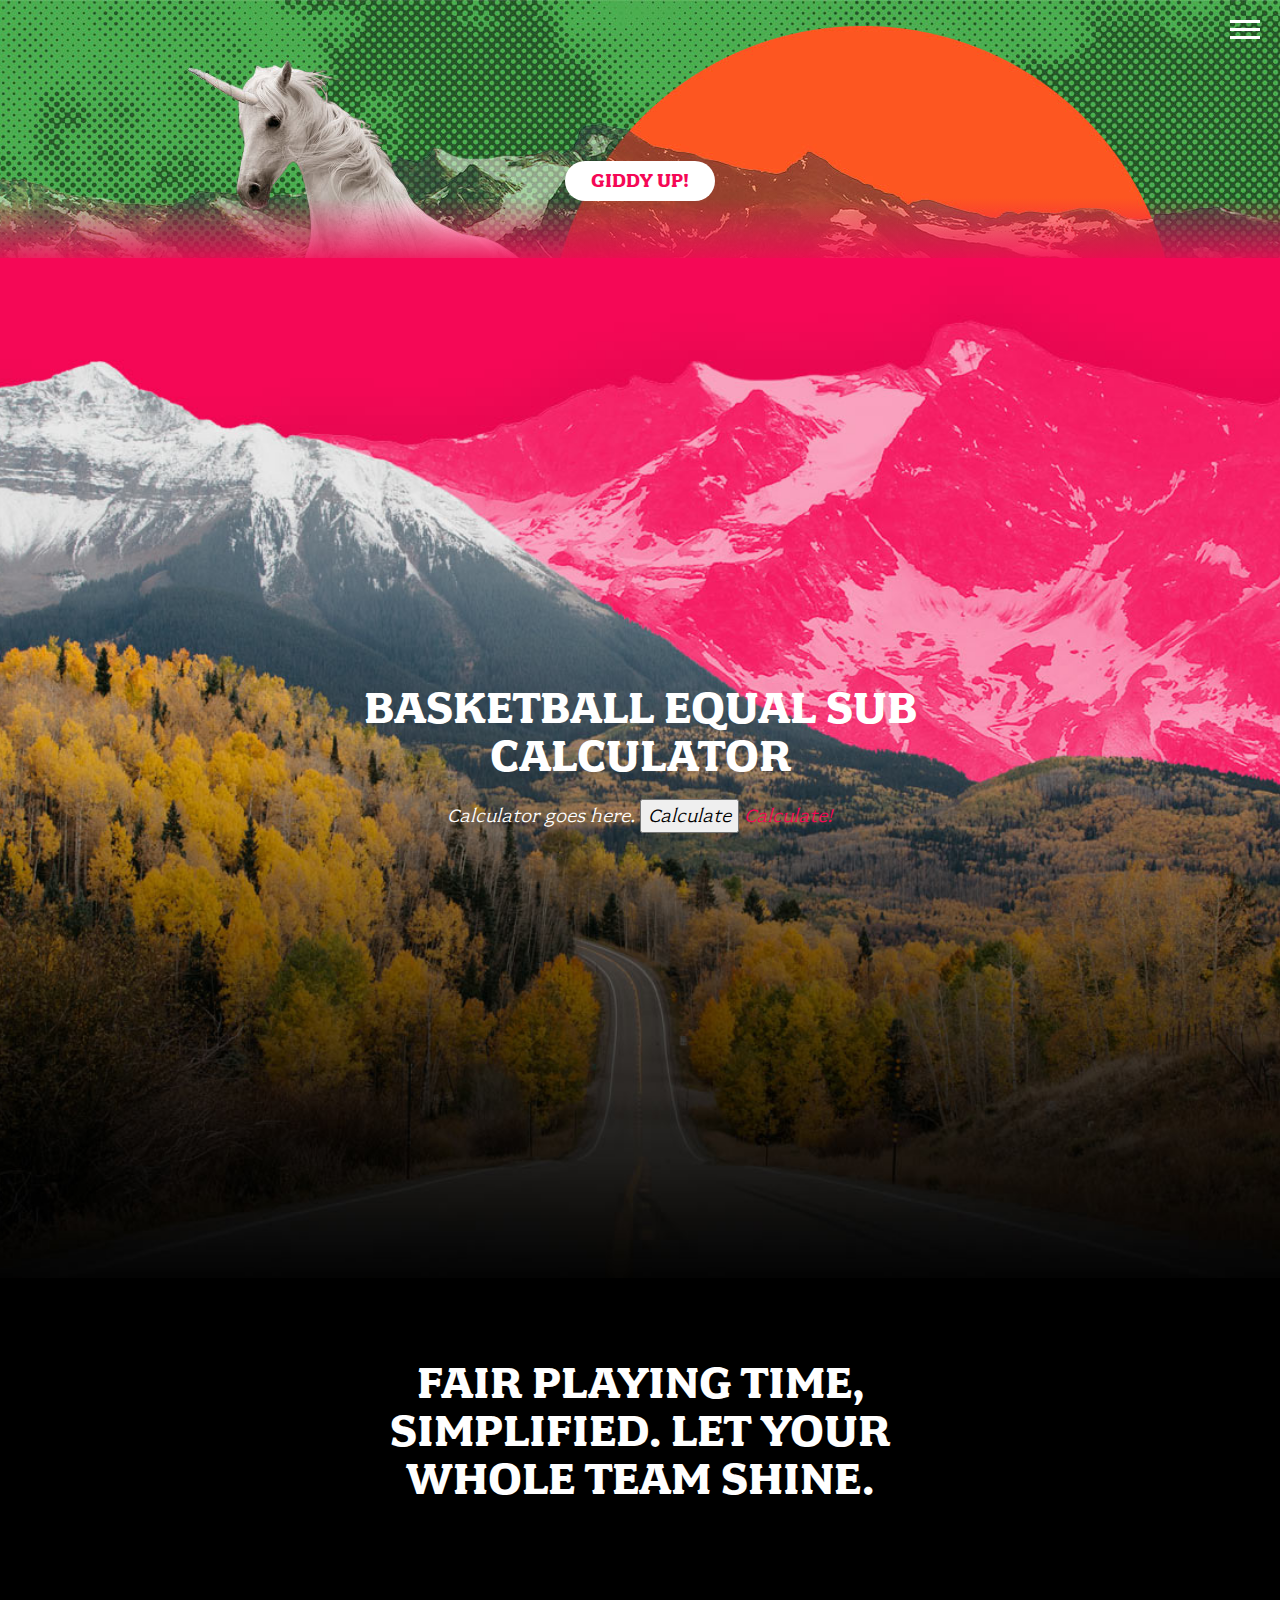
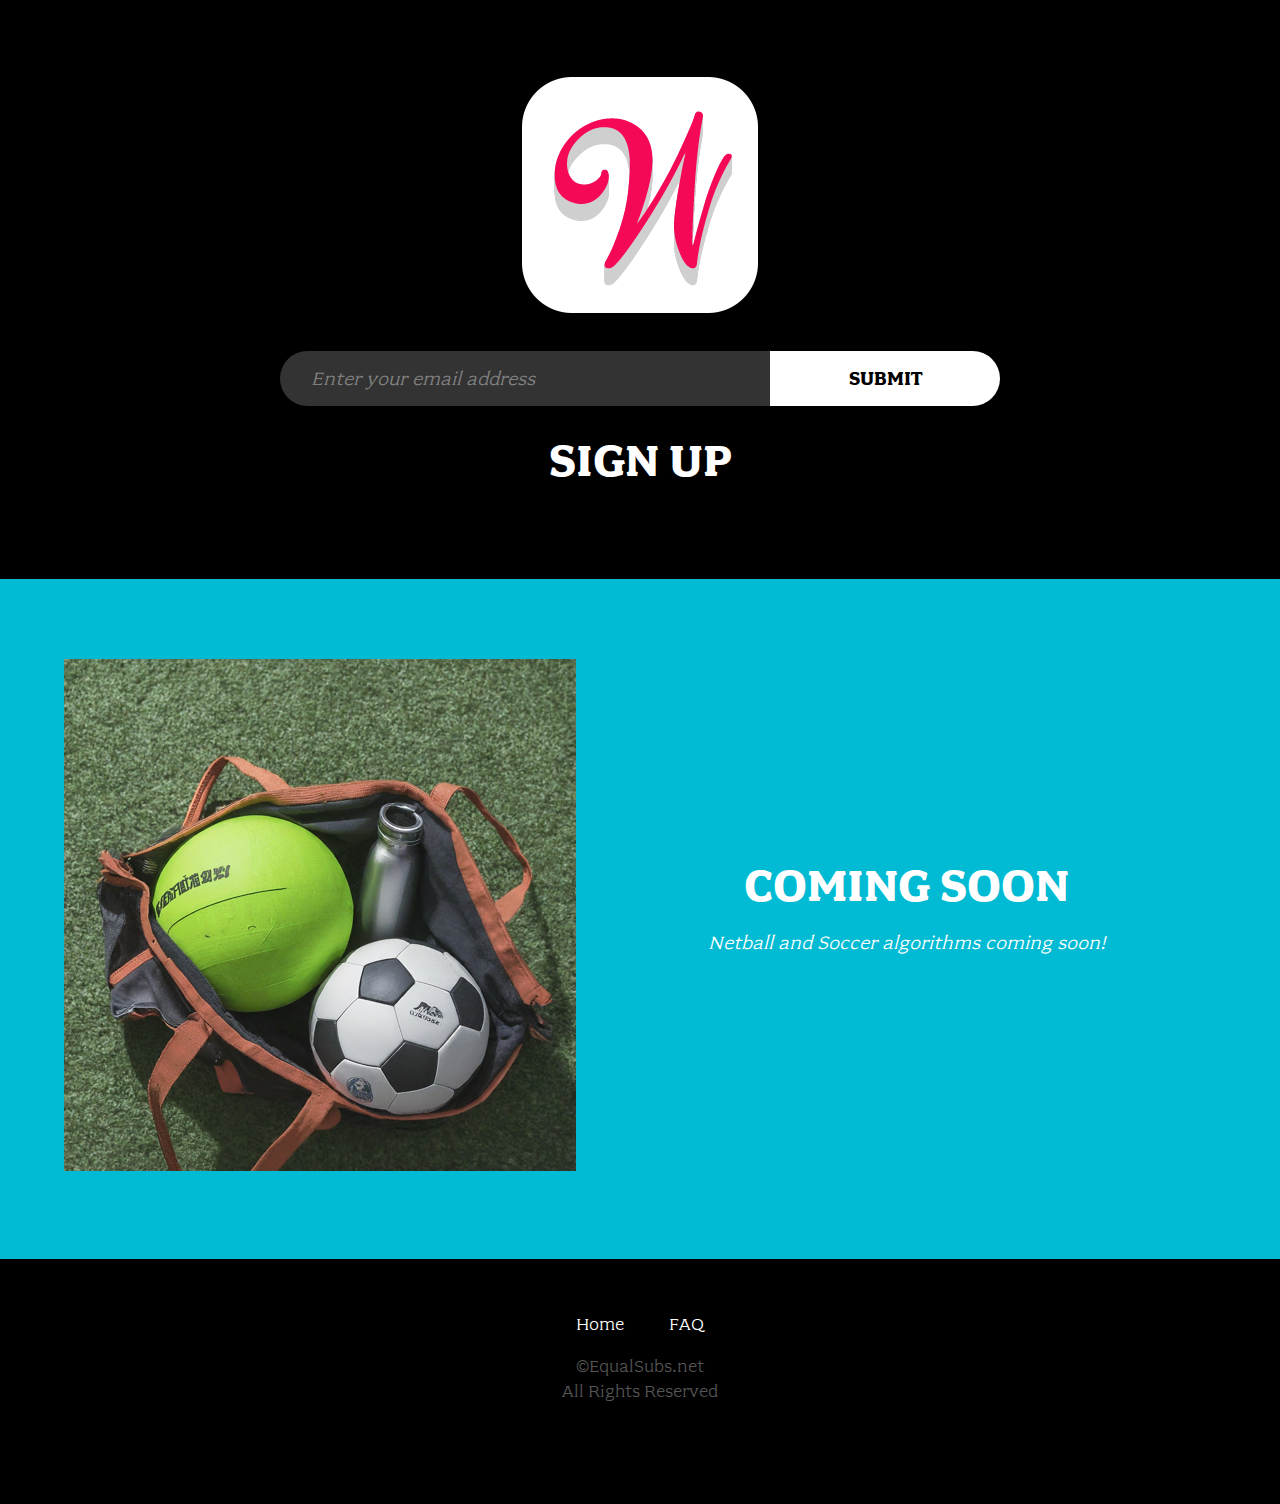
<file: index.html>
<!doctype html>
<html class="no-js" lang="">
<head>
  <meta charset="utf-8">
  <meta name="description" content="">
  <meta name="viewport" content="width=device-width, initial-scale=1">
  <title>Wild Rydes</title>

  <link rel="stylesheet" href="css/font.css">
  <link rel="stylesheet" href="css/main.css">

  <script src="js/vendor/modernizr.js"></script>
</head>
<body class="page-home">

  <header class="site-header">
    <h1 class="title">Wild Rydes</h1>
    <nav class="site-nav">
      <ul>
        <li><a href="index.html">Home</a></li>
        <li><a href="faq.html">FAQ</a></li>
      </ul>
    </nav>
    <button type="button" class="btn-menu"><span>Menu</span></button>
    <a class="home-button" href="/register.html">Giddy Up!</a>
  </header>

  <section class="home-story">
    <div class="row column large-9 xlarge-6 xxlarge-4">
      <h2 class="section-title">Basketball Equal Sub Calculator</h2>
      <p class="content">
        Calculator goes here.
        <button id="gocalculate" class="btn btn-primary" href="/calculate.html">Calculate</button>
        <a class="calc" href="/calculate.html">Calculate!</a>
      </p>
    </div>
  </section>

  <section class="home-about">
    <div class="row column large-9 xlarge-6 xxlarge-4">
      <h2 class="section-title">Fair playing time, simplified. Let your whole team shine.</h2>
    </div>
  </section>

  <section class="home-sign-up">
    <div class="row column">
      <img class="icon-w" src="images/wr-home-W.png">

      <form onsubmit="javascript:void(0);">
        <input type="email" placeholder="Enter your email address">
        <button type="button">Submit</button>
      </form>

      <h2 class="section-title">Sign Up</h2>

    </div>
  </section>

  <section class="kraken-callout">
    <div class="row">
      <div class="columns medium-6 xxlarge-4 xxlarge-offset-2">
        <img src="images/wr-home-netball-soccer.png">
      </div>

      <div class="columns medium-6 xlarge-5 xxlarge-4">
        <h4 class="title">Coming Soon</h4>
        <p class="content">
		Netball and Soccer algorithms coming soon!
        </p>
      </div>
    </div>
  </section>

  <footer class="site-footer">
    <div class="row column">
      <nav class="footer-nav">
        <ul>
          <li><a href="index.html">Home</a></li>
          <li><a href="faq.html">FAQ</a></li>
        </ul>
      </nav>
    </div>

    <div class="row column">
      <div class="footer-legal">
        &copy;EqualSubs.net<br>
        All Rights Reserved
      </div>
    </div>
  </footer>

  <script src="js/vendor.js"></script>

  <script src="js/main.js"></script>
</body>
</html>
</file>
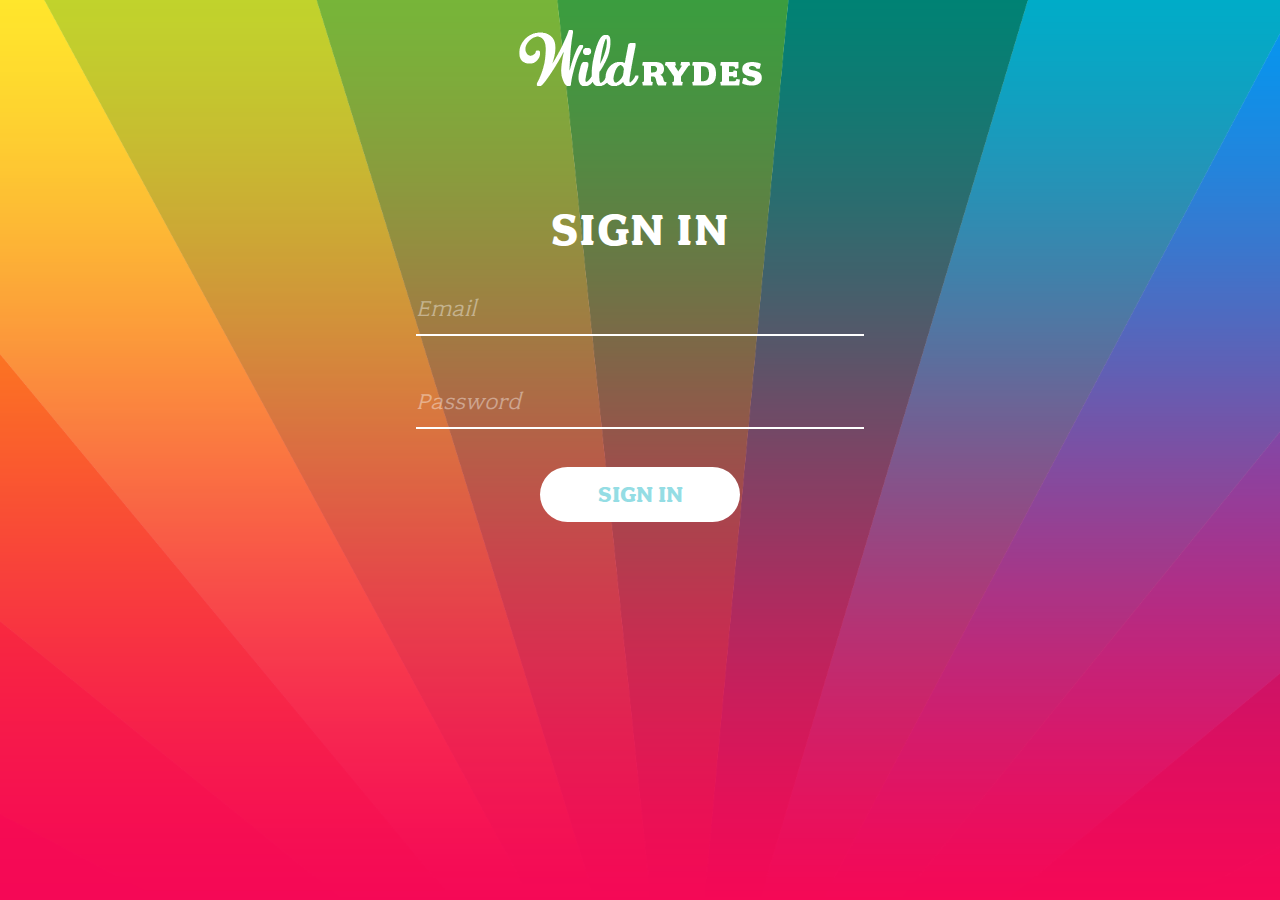
<file: calculate.html>
<!DOCTYPE html>
<html>

<head>
    <meta charset="utf-8">
    <meta name="viewport" content="initial-scale=1,maximum-scale=1,user-scalable=no">
    <title>Wild Rydes</title>
    <meta charset="utf-8">
    <meta http-equiv="X-UA-Compatible" content="IE=edge">
    <meta name="viewport" content="width=device-width, initial-scale=1">
    <meta name="description" content="Serverless web application example">
    <meta name="author" content="">


    <link rel="stylesheet" href="https://maxcdn.bootstrapcdn.com/bootstrap/3.3.7/css/bootstrap.min.css" integrity="sha384-BVYiiSIFeK1dGmJRAkycuHAHRg32OmUcww7on3RYdg4Va+PmSTsz/K68vbdEjh4u" crossorigin="anonymous">
    <link rel="stylesheet" href="https://js.arcgis.com/4.6/esri/css/main.css">
    <link rel="stylesheet" href="/css/ride.css">
    <link rel="stylesheet" href="css/main.css">
    <link rel="stylesheet" href="/css/message.css">

    <script src="js/vendor/modernizr.js"></script>
</head>

<body class="page-home">


        <section class="home-story">
            <div class="row column large-9 xlarge-6 xxlarge-4">
                <h2 class="section-title">Basketball Equal Sub Calculator</h2>
                <p class="content">
                    Calculator goes here.
                    <button id="calculate" class="btn btn-primary">Calculate</button>
                    <div id="calculateOutput">div container</div>
                <textarea id="calculateTextarea">text Area</textarea>

                <div id="table-container"></div>

                </p>
            </div>
        </section>

    <div class="info panel panel-default">
        <div class="panel-heading">
            <div class="dropdown pull-right">
                <button id="accountLink" class="btn" type="button" data-toggle="dropdown" aria-haspopup="true" aria-expanded="false">
                    Account <span class="caret"></span>
                </button>
                <ul class="dropdown-menu" aria-labelledby="accountLink">
                    <li><a id="signOut" href="#">Sign out</a></li>
                </ul>
            </div>
        </div>
    </div>

    <div id="authTokenModal" class="modal fade" tabindex="-1" role="dialog" aria-labelledby="authToken">
        <div class="modal-dialog" role="document">
            <div class="modal-content">
                <div class="modal-header">
                    <button type="button" class="close" data-dismiss="modal" aria-label="Close"><span aria-hidden="true">&times;</span></button>
                    <h4 class="modal-title" id="myModalLabel">Your Auth Token</h4>
                </div>
                <div class="modal-body">
                    <textarea class="authToken"></textarea>
                </div>
                <div class="modal-footer">
                    <button type="button" class="btn btn-default" data-dismiss="modal">Close</button>
                </div>
            </div>
        </div>
    </div>


    <script src="js/vendor/jquery-3.1.0.js"></script>
    <script src="js/vendor/bootstrap.min.js"></script>
    <script src="js/vendor/aws-cognito-sdk.min.js"></script>
    <script src="js/vendor/amazon-cognito-identity.min.js"></script>
    <script src="https://js.arcgis.com/4.6/"></script>
    <script src="js/config.js"></script>
    <script src="js/cognito-auth.js"></script>
    <script src="js/esri-map.js"></script>
    <script src="js/ride.js"></script>
    <script src="js/vendor.js"></script>
    <script src="js/main.js"></script>
    <script src="js/tableScript.js"></script>
</body>

</html>
</file>
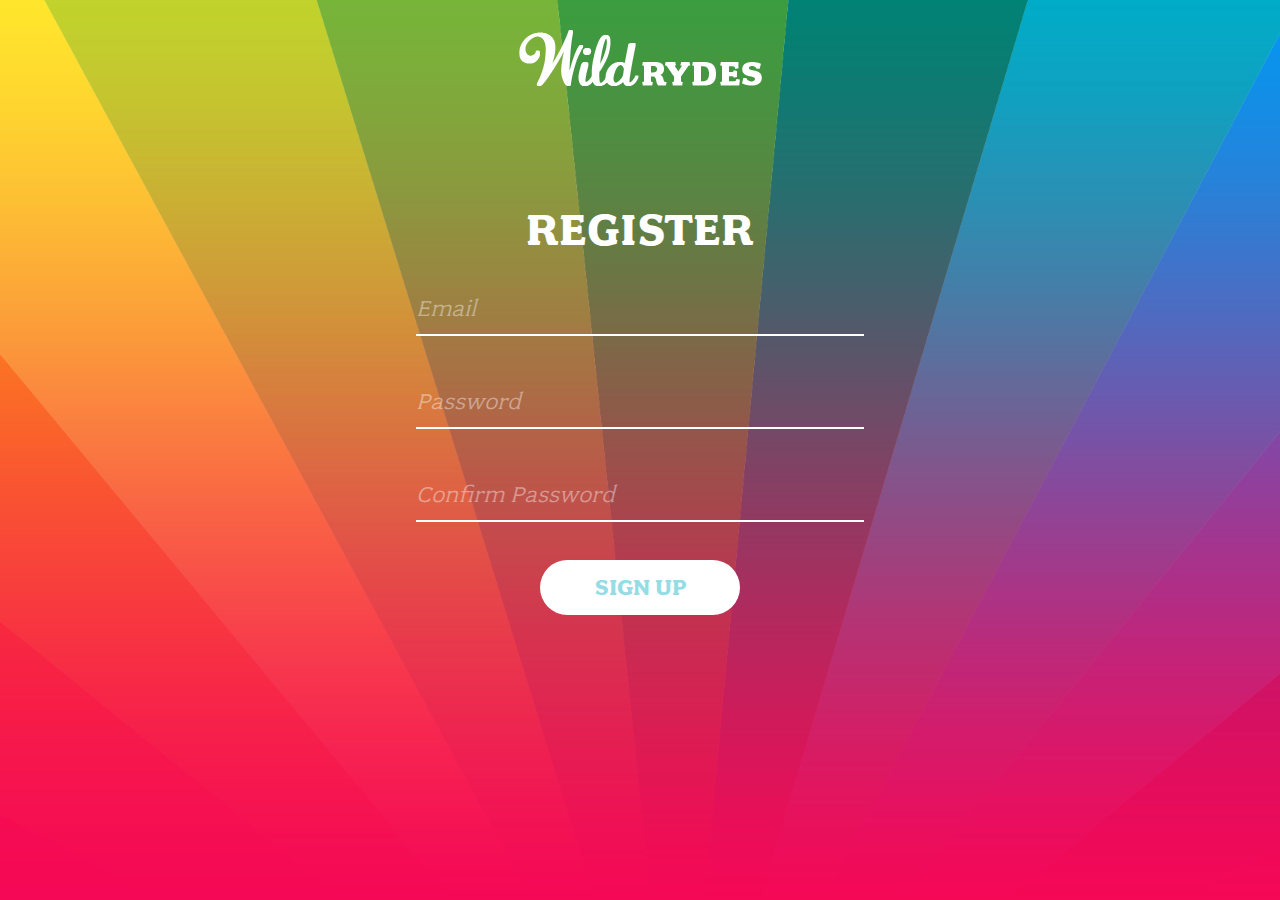
<file: register.html>
<!DOCTYPE html>
<!--[if lt IE 7]>      <html class="no-js lt-ie9 lt-ie8 lt-ie7"> <![endif]-->
<!--[if IE 7]>         <html class="no-js lt-ie9 lt-ie8"> <![endif]-->
<!--[if IE 8]>         <html class="no-js lt-ie9"> <![endif]-->
<!--[if gt IE 8]><!--> <html class="no-js"> <!--<![endif]-->
    <head>
        <meta charset="utf-8">
        <meta http-equiv="X-UA-Compatible" content="IE=edge,chrome=1">
        <title></title>
        <meta name="description" content="">
        <meta name="viewport" content="width=device-width">

        <!-- Place favicon.ico and apple-touch-icon.png in the root directory -->

        <link rel="stylesheet" href="css/font.css">
        <link rel="stylesheet" href="css/normalize.css">
        <link rel="stylesheet" href="css/index.css">
        <link rel="stylesheet" href="/css/message.css">
    </head>
    <body>
        <!--[if lt IE 7]>
            <p class="chromeframe">You are using an <strong>outdated</strong> browser. Please <a href="http://browsehappy.com/">upgrade your browser</a> or <a href="http://www.google.com/chromeframe/?redirect=true">activate Google Chrome Frame</a> to improve your experience.</p>
        <![endif]-->

        <div id="noCognitoMessage" class="configMessage" style="display: none;">
            <div class="backdrop"></div>
            <div class="panel panel-default">
                <div class="panel-heading">
                    <h3 class="panel-title">No Cognito User Pool Configured</h3>
                </div>
                <div class="panel-body">
                    <p>There is no user pool configured in <a href="/js/config.js">/js/config.js</a>. You'll configure this in Module 2 of the workshop.</p>
                </div>
            </div>
        </div>

        <header>
          <img src="images/logo.png">
        </header>

        <section class="form-wrap">
            <h1>Register</h1>
            <form id="registrationForm">
              <input type="email" id="emailInputRegister" placeholder="Email" pattern=".*" required>
              <input type="password" id="passwordInputRegister" placeholder="Password" pattern=".*" required>
              <input type="password" id="password2InputRegister" placeholder="Confirm Password" pattern=".*" required>

              <input type="submit" value="Sign Up">
            </form>
        </section>

        <script src="js/vendor/jquery-3.1.0.js"></script>
        <script src="js/vendor/bootstrap.min.js"></script>
        <script src="js/vendor/aws-cognito-sdk.min.js"></script>
        <script src="js/vendor/amazon-cognito-identity.min.js"></script>
        <script src="js/config.js"></script>
        <script src="js/cognito-auth.js"></script>
    </body>
</html>
</file>
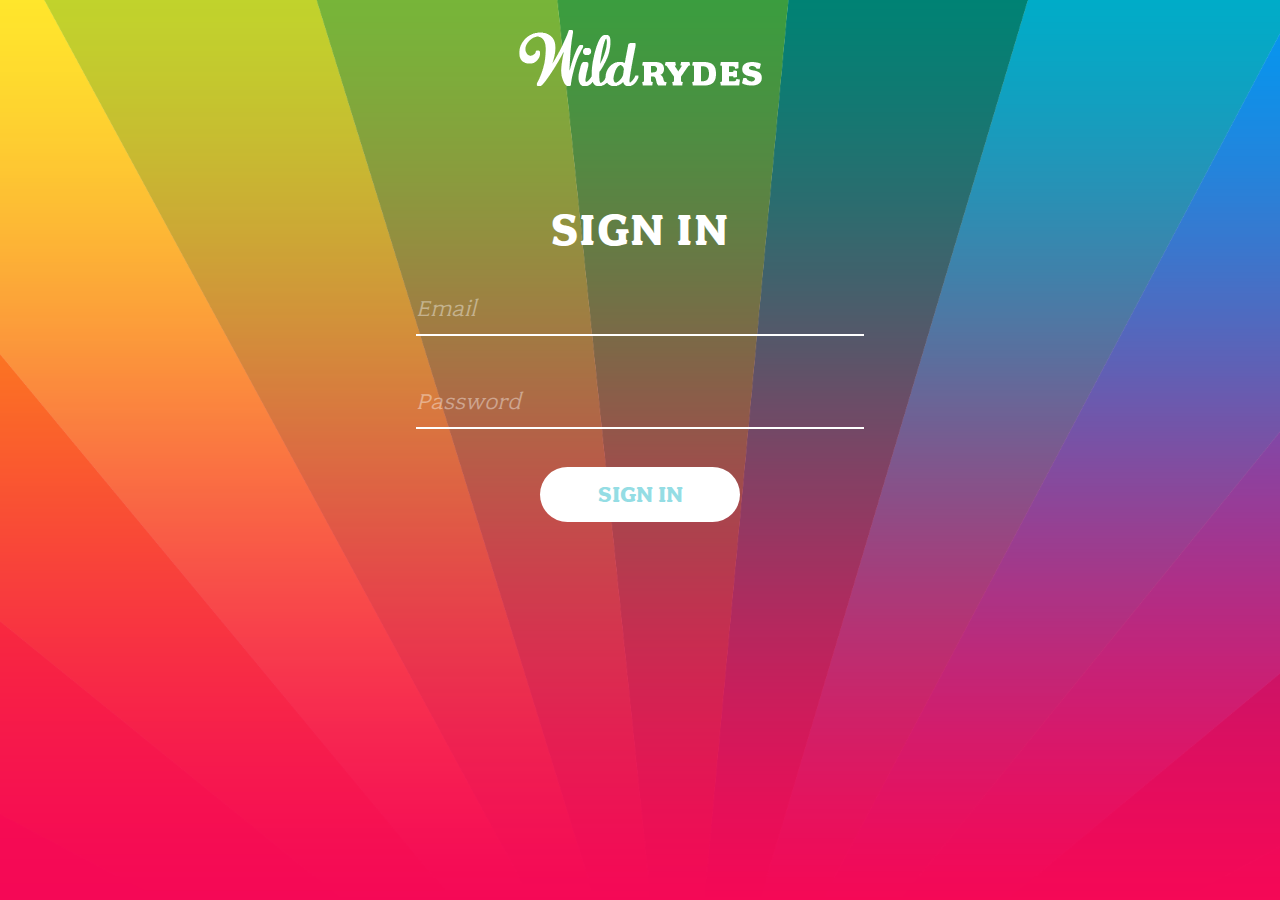
<file: ride.html>
<!DOCTYPE html>
<html>

<head>
    <meta charset="utf-8">
    <meta name="viewport" content="initial-scale=1,maximum-scale=1,user-scalable=no">
    <title>Wild Rydes</title>
    <meta charset="utf-8">
    <meta http-equiv="X-UA-Compatible" content="IE=edge">
    <meta name="viewport" content="width=device-width, initial-scale=1">
    <meta name="description" content="Serverless web application example">
    <meta name="author" content="">


    <link rel="stylesheet" href="https://maxcdn.bootstrapcdn.com/bootstrap/3.3.7/css/bootstrap.min.css" integrity="sha384-BVYiiSIFeK1dGmJRAkycuHAHRg32OmUcww7on3RYdg4Va+PmSTsz/K68vbdEjh4u" crossorigin="anonymous">
    <link rel="stylesheet" href="https://js.arcgis.com/4.6/esri/css/main.css">
    <link rel="stylesheet" href="/css/ride.css">
    <link rel="stylesheet" href="/css/message.css">
</head>

<body>

    <div class="info panel panel-default">
        <div class="panel-heading">
            <button id="request" class="btn btn-primary" disabled="disabled">Set pickup</button>
            <div class="dropdown pull-right">
                <button id="accountLink" class="btn" type="button" data-toggle="dropdown" aria-haspopup="true" aria-expanded="false">
                    Account <span class="caret"></span>
                </button>
                <ul class="dropdown-menu" aria-labelledby="accountLink">
                    <li><a id="signOut" href="#">Sign out</a></li>
                </ul>
            </div>
        </div>
        <div class="panel-body">
            <ol id="updates">
                <li>Welcome! Click the map to set your pickup location.</li>
            </ol>
        </div>
    </div>

    <div id="noApiMessage" class="configMessage" style="display: none;">
        <div class="backdrop"></div>
        <div class="panel panel-default">
            <div class="panel-heading">
                <h3 class="panel-title">Successfully Authenticated!</h3>
            </div>
            <div class="panel-body">
                <p>This page is not functional yet because there is no API invoke URL configured in <a href="/js/config.js">/js/config.js</a>. You'll configure this in Module 3.</p>
                <p>In the meantime, if you'd like to test the Amazon Cognito user pool authorizer for your API, use the auth token below:</p>
                <textarea class="authToken"></textarea>
            </div>
        </div>
    </div>

    <div id="noCognitoMessage" class="configMessage" style="display: none;">
        <div class="backdrop"></div>
        <div class="panel panel-default">
            <div class="panel-heading">
                <h3 class="panel-title">No Cognito User Pool Configured</h3>
            </div>
            <div class="panel-body">
                <p>There is no user pool configured in <a href="/js/config.js">/js/config.js</a>. You'll configure this in Module 2 of the workshop.</p>
            </div>
        </div>
    </div>

    <div id="main">
        <div id="map">
        </div>
    </div>

    <div id="authTokenModal" class="modal fade" tabindex="-1" role="dialog" aria-labelledby="authToken">
        <div class="modal-dialog" role="document">
            <div class="modal-content">
                <div class="modal-header">
                    <button type="button" class="close" data-dismiss="modal" aria-label="Close"><span aria-hidden="true">&times;</span></button>
                    <h4 class="modal-title" id="myModalLabel">Your Auth Token</h4>
                </div>
                <div class="modal-body">
                    <textarea class="authToken"></textarea>
                </div>
                <div class="modal-footer">
                    <button type="button" class="btn btn-default" data-dismiss="modal">Close</button>
                </div>
            </div>
        </div>
    </div>


    <script src="js/vendor/jquery-3.1.0.js"></script>
    <script src="js/vendor/bootstrap.min.js"></script>
    <script src="js/vendor/aws-cognito-sdk.min.js"></script>
    <script src="js/vendor/amazon-cognito-identity.min.js"></script>
    <script src="https://js.arcgis.com/4.6/"></script>
    <script src="js/config.js"></script>
    <script src="js/cognito-auth.js"></script>
    <script src="js/esri-map.js"></script>
    <script src="js/ride.js"></script>
</body>

</html>
</file>
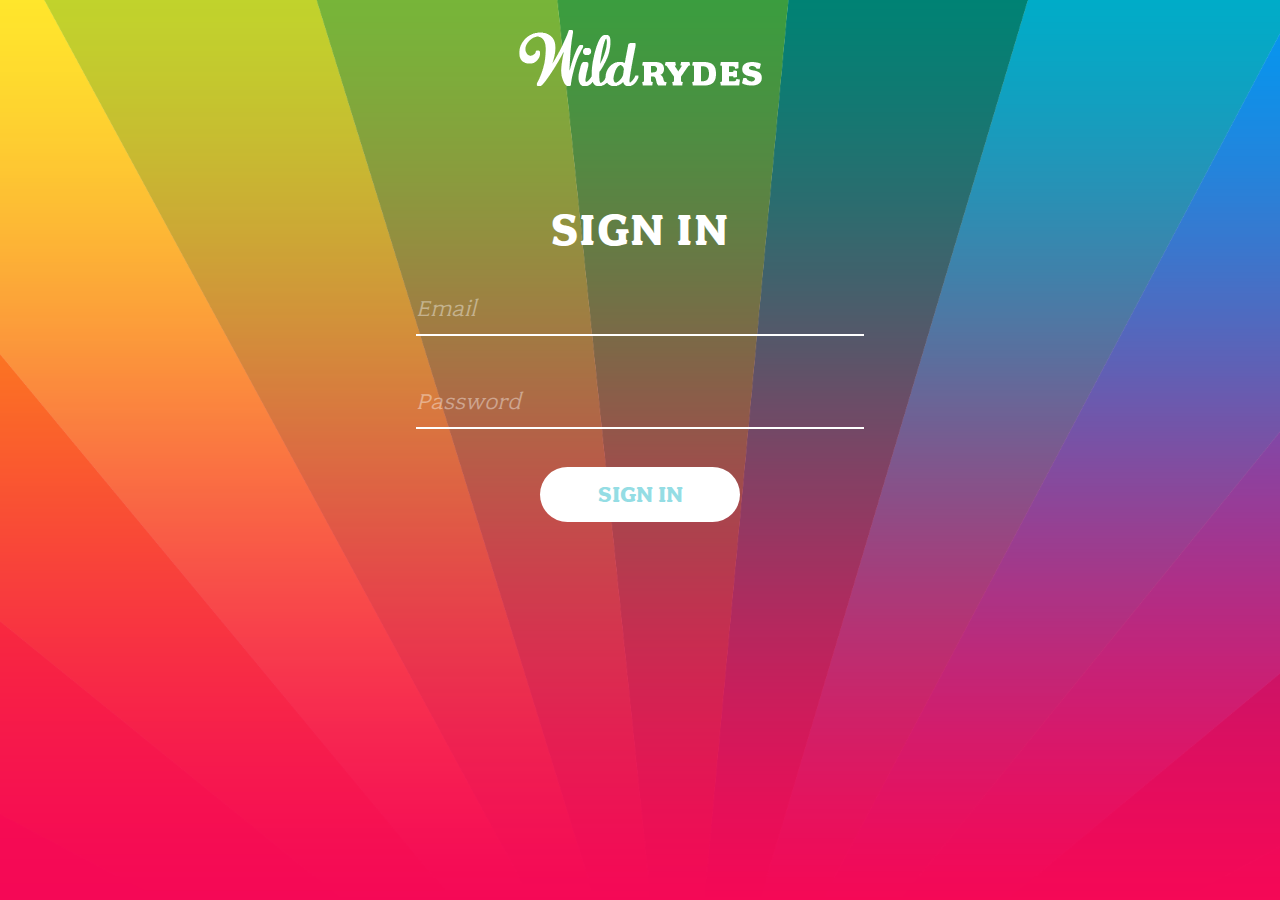
<file: signin.html>
<!DOCTYPE html>
<!--[if lt IE 7]>      <html class="no-js lt-ie9 lt-ie8 lt-ie7"> <![endif]-->
<!--[if IE 7]>         <html class="no-js lt-ie9 lt-ie8"> <![endif]-->
<!--[if IE 8]>         <html class="no-js lt-ie9"> <![endif]-->
<!--[if gt IE 8]><!--> <html class="no-js"> <!--<![endif]-->
    <head>
        <meta charset="utf-8">
        <meta http-equiv="X-UA-Compatible" content="IE=edge,chrome=1">
        <title></title>
        <meta name="description" content="">
        <meta name="viewport" content="width=device-width">

        <!-- Place favicon.ico and apple-touch-icon.png in the root directory -->

        <link rel="stylesheet" href="css/font.css">
        <link rel="stylesheet" href="css/normalize.css">
        <link rel="stylesheet" href="css/index.css">
        <link rel="stylesheet" href="/css/message.css">
    </head>
    <body>
        <!--[if lt IE 7]>
            <p class="chromeframe">You are using an <strong>outdated</strong> browser. Please <a href="http://browsehappy.com/">upgrade your browser</a> or <a href="http://www.google.com/chromeframe/?redirect=true">activate Google Chrome Frame</a> to improve your experience.</p>
        <![endif]-->

        <div id="noCognitoMessage" class="configMessage" style="display: none;">
            <div class="backdrop"></div>
            <div class="panel panel-default">
                <div class="panel-heading">
                    <h3 class="panel-title">No Cognito User Pool Configured</h3>
                </div>
                <div class="panel-body">
                    <p>There is no user pool configured in <a href="/js/config.js">/js/config.js</a>. You'll configure this in Module 2 of the workshop.</p>
                </div>
            </div>
        </div>

        <header>
          <img src="images/logo.png">
        </header>


        <section class="form-wrap">
            <h1>Sign In</h1>
            <form id="signinForm">
              <input type="email" id="emailInputSignin" placeholder="Email" required>
              <input type="password" id="passwordInputSignin" placeholder="Password" pattern=".*" required>

              <input type="submit" value="Sign in">
            </form>
        </section>

        <script src="js/vendor/jquery-3.1.0.js"></script>
        <script src="js/vendor/bootstrap.min.js"></script>
        <script src="js/vendor/aws-cognito-sdk.min.js"></script>
        <script src="js/vendor/amazon-cognito-identity.min.js"></script>
        <script src="js/config.js"></script>
        <script src="js/cognito-auth.js"></script>
    </body>
</html>
</file>
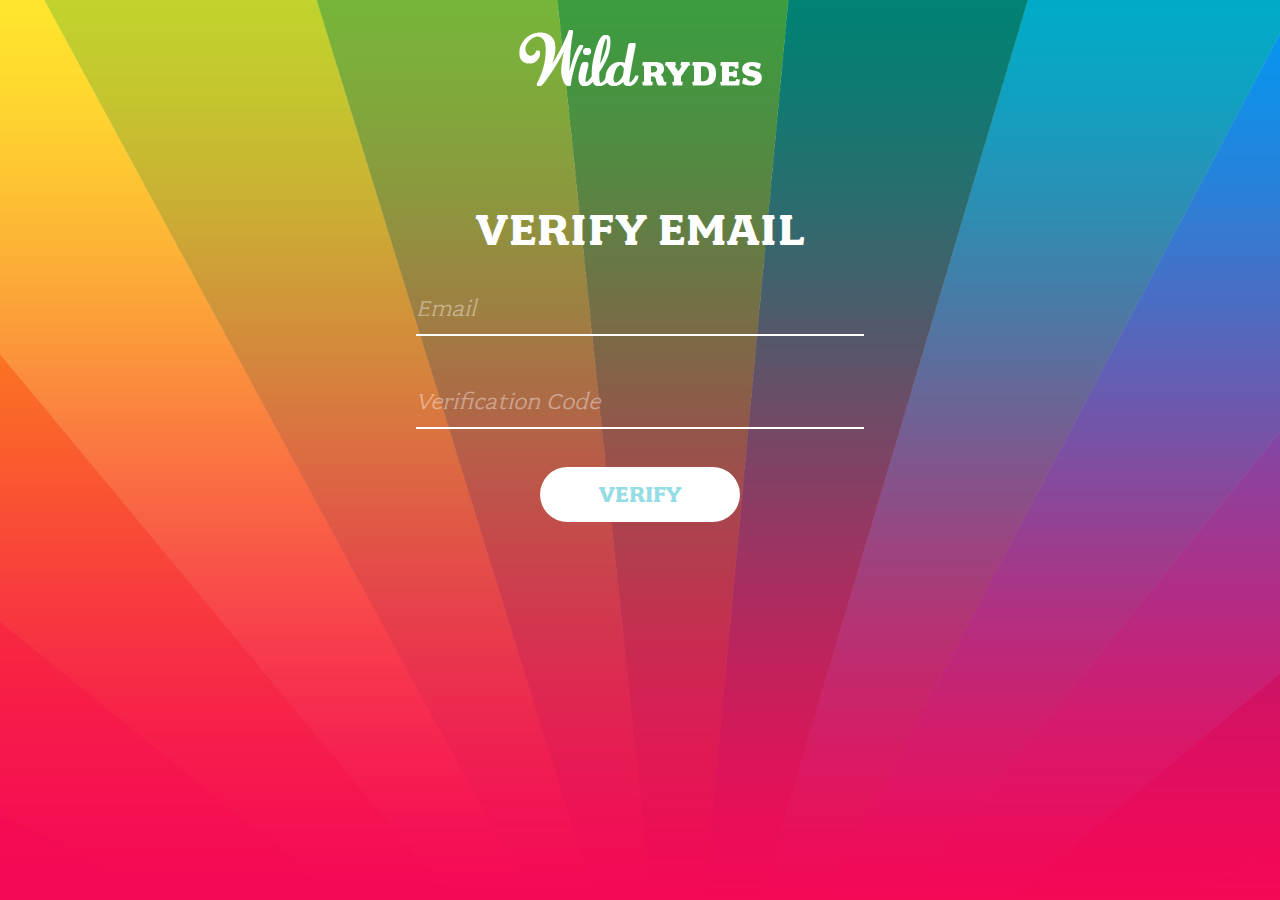
<file: verify.html>
<!DOCTYPE html>
<!--[if lt IE 7]>      <html class="no-js lt-ie9 lt-ie8 lt-ie7"> <![endif]-->
<!--[if IE 7]>         <html class="no-js lt-ie9 lt-ie8"> <![endif]-->
<!--[if IE 8]>         <html class="no-js lt-ie9"> <![endif]-->
<!--[if gt IE 8]><!--> <html class="no-js"> <!--<![endif]-->
    <head>
        <meta charset="utf-8">
        <meta http-equiv="X-UA-Compatible" content="IE=edge,chrome=1">
        <title></title>
        <meta name="description" content="">
        <meta name="viewport" content="width=device-width">

        <!-- Place favicon.ico and apple-touch-icon.png in the root directory -->

        <link rel="stylesheet" href="css/font.css">
        <link rel="stylesheet" href="css/normalize.css">
        <link rel="stylesheet" href="css/index.css">
        <link rel="stylesheet" href="/css/message.css">
    </head>
    <body>
        <!--[if lt IE 7]>
            <p class="chromeframe">You are using an <strong>outdated</strong> browser. Please <a href="http://browsehappy.com/">upgrade your browser</a> or <a href="http://www.google.com/chromeframe/?redirect=true">activate Google Chrome Frame</a> to improve your experience.</p>
        <![endif]-->

        <div id="noCognitoMessage" class="configMessage" style="display: none;">
            <div class="backdrop"></div>
            <div class="panel panel-default">
                <div class="panel-heading">
                    <h3 class="panel-title">No Cognito User Pool Configured</h3>
                </div>
                <div class="panel-body">
                    <p>There is no user pool configured in <a href="/js/config.js">/js/config.js</a>. You'll configure this in Module 2 of the workshop.</p>
                </div>
            </div>
        </div>

        <header>
          <img src="images/logo.png">
        </header>


        <section class="form-wrap">
            <h1>Verify Email</h1>
            <form id="verifyForm">
              <input type="email" id="emailInputVerify" placeholder="Email" required>
              <input type="text" id="codeInputVerify" placeholder="Verification Code" pattern=".*" required>

              <input type="submit" value="Verify">
            </form>
        </section>

        <script src="js/vendor/jquery-3.1.0.js"></script>
        <script src="js/vendor/bootstrap.min.js"></script>
        <script src="js/vendor/aws-cognito-sdk.min.js"></script>
        <script src="js/vendor/amazon-cognito-identity.min.js"></script>
        <script src="js/config.js"></script>
        <script src="js/cognito-auth.js"></script>
    </body>
</html>
</file>
<file: css/font.css>
@font-face {
    font-family: "fairplex-wide";
    font-style: normal;
    font-weight: 400;
    src: url("../fonts/fairplex-wide-n4.woff") format("woff2");
}
@font-face {
    font-family: "fairplex-wide";
    font-style: normal;
    font-weight: 700;
    src: url("../fonts/fairplex-wide-n7.woff") format("woff2");
}
</file>
<file: css/ride.css>
html, body, #main, #map {
    padding: 0;
    margin: 0;
    height: 100%;
    width: 100%;
}

.info {
    position: absolute;
    right: 10px;
    top: 10px;
    z-index: 100;
    width: 275px;
    background: transparent;
}

.info .panel-body {
    background: transparent;
}

#request {
    position: relative;
    background: #fcc1d4 none repeat scroll 0 0;
    color: #000;
    border-color: #000;
    border-radius: 5px;
    text-align: center;
    width: 135px;
}

#request:disabled {
    color: #999;
    border-color: #999;
}

#accountLink {
    background: inherit;
}

#updates {
    list-style: none;
    margin-top: 5px;
    padding: 0;
}

#updates li {
    margin: 3px 0;
    border: 1px solid #ccc;
    border-radius: 5px;
    background-color: #f7f7f7;
    padding: 5px;
}

.authToken {
    word-wrap: break-word;
    width: 100%;
}
</file>
<file: css/message.css>
.panel-default {
    border-color: #dddddd;
}
.panel {
    background-color: #ffffff;
    border: 1px solid rgba(0, 0, 0, 0);
    border-radius: 4px;
    box-shadow: 0 1px 1px rgba(0, 0, 0, 0.05);
}

.panel-default > .panel-heading {
    background-color: #f5f5f5;
    border-color: #dddddd;
    color: #333333;
}
.panel-heading {
    border-bottom: 1px solid rgba(0, 0, 0, 0);
    border-top-left-radius: 3px;
    border-top-right-radius: 3px;
    padding: 10px 15px;
}

.panel-title {
    color: inherit;
    font-size: 16px;
    margin-bottom: 0;
    margin-top: 0;
}

.configMessage {
    width: 100%;
    height: 100%;
    text-align: center;
    background: transparent;
    position: absolute;
    z-index: 2000;
}

.configMessage .panel {
    margin: auto;
    width: 40%;
    top: 50%;
    position: relative;
    transform: translateY(-50%);
    -ms-transform: translateY(-50%);
    -moz-transform: translateY(-50%);
    -webkit-transform: translateY(-50%);
    -o-transform: translateY(-50%);
    z-index: 100;
}

.configMessage .panel-body {
    text-align: left;
}

.configMessage .backdrop {
    position: absolute;
    width: 100%;
    height: 100%;
    background: #fff;
    opacity: 0.6;
    z-index: 50;
}
</file>
<file: css/index.css>
/*
 * HTML5 Boilerplate
 *
 * What follows is the result of much research on cross-browser styling.
 * Credit left inline and big thanks to Nicolas Gallagher, Jonathan Neal,
 * Kroc Camen, and the H5BP dev community and team.
 */

/* ==========================================================================
   Base styles: opinionated defaults
   ========================================================================== */

html,
button,
input,
select,
textarea {
    color: #222;
}

body {
    font-size: 1em;
    line-height: 1.4;
}

/*
 * Remove text-shadow in selection highlight: h5bp.com/i
 * These selection declarations have to be separate.
 * Customize the background color to match your design.
 */

::-moz-selection {
    background: #b3d4fc;
    text-shadow: none;
}

::selection {
    background: #b3d4fc;
    text-shadow: none;
}

/*
 * A better looking default horizontal rule
 */

hr {
    display: block;
    height: 1px;
    border: 0;
    border-top: 1px solid #ccc;
    margin: 1em 0;
    padding: 0;
}

/*
 * Remove the gap between images and the bottom of their containers: h5bp.com/i/440
 */

img {
    vertical-align: middle;
}

/*
 * Remove default fieldset styles.
 */

fieldset {
    border: 0;
    margin: 0;
    padding: 0;
}

/*
 * Allow only vertical resizing of textareas.
 */

textarea {
    resize: vertical;
}

/* ==========================================================================
   Chrome Frame prompt
   ========================================================================== */

.chromeframe {
    margin: 0.2em 0;
    background: #ccc;
    color: #000;
    padding: 0.2em 0;
}

/* ==========================================================================
   Author's custom styles
   ========================================================================== */







/* Generic */

body{
  width: 100vw;
  height: 100vh;

  background-image: url(../images/background.png);
  background-size: cover;
  background-repeat: no-repeat;
  background-position: center bottom;

  font-family: "fairplex-wide";
  -webkit-font-smoothing: antialiased;
  -moz-osx-font-smoothing: grayscale;
}





/* Logo */


header{
  width: 100vw;
  padding: 30px 0 100px;
}

header img{
  margin: 0 auto;
  display: block;
}

@media screen and (max-width: 600px) {
  header{
    padding: 30px 0 0;
  }

  header img{
    width: 35%;
  }
}





/* Forms */

.form-wrap{
    width: 35%;
    margin: 0 auto;
}

.left-form{
  width: 47.5%;

  float: left;
}

.right-form{
  width: 47.5%;

  float: right;
}


@media screen and (max-width: 1200px) {
  .form-wrap{
    width: 90%;
  }
}


@media screen and (max-width: 600px) {
  .form-wrap{
    width: 90%;
  }

  .left-form{
    width: 100%;
  }

  .right-form{
    width: 100%;
  }
}


input[type=text], input[type=password], input[type=email] {
    width: 100%;
    padding: 12px 0;
    margin: 10px 0 30px;
    display: inline-block;
    border: none;
    border-bottom: 2px solid white;
    box-sizing: border-box;
    background: transparent;
    outline: none;

    font-family: "fairplex-wide";
    font-size: 24px;
    opacity: 1;
    color: white;
    font-weight: 400;

    -webkit-transition: border-bottom 0.4s ease-in-out;
    transition: border-bottom 0.4s ease-in-out;
}

input[type=text]:focus, input[type=password]:focus {
    border-bottom: 2px solid black;
}


input[type=text]:valid, input[type=password]:valid {
    border-bottom: 2px solid #94dde4;
} /* This is a quick fix to get an authorization / valid entry state without using JS */

input[type=submit] {
    width: 200px;
    background-color: white;
    color: #94dde4;
    padding: 14px 20px;
    margin: 8px auto 30px;
    border: none;
    border-radius: 40px;
    cursor: pointer;
    display: block;

    font-family: "fairplex-wide";
    font-size: 24px;
    opacity: 1;
    font-weight: 700;
    text-transform: uppercase;

    -webkit-transition: background-color 0.2s ease-in-out;
    transition: background-color 0.2s ease-in-out;
}

input[type=submit]:hover {
    background-color: #dddddd;
    color: #bb0642;
}


::-webkit-input-placeholder { /* Chrome */
  color: white;
  font-style: italic;
  opacity: .4;

  font-family: "fairplex-wide";
  color: white;
  font-weight: 400;
}
:-ms-input-placeholder { /* IE 10+ */
  color: white;
  font-style: italic;
  opacity: .4;
}
::-moz-placeholder { /* Firefox 19+ */
  color: white;
  opacity: .4;
  font-style: italic;
}
:-moz-placeholder { /* Firefox 4 - 18 */
  color: white;
  opacity: .4;
  font-style: italic;
}





/* Typography */

h1{
  color: white;
  font-size: 48px;
  font-weight: 700;
  letter-spacing: 1px;
  text-transform: uppercase;
  text-align: center;
  margin: 10px 0;
}


@media screen and (max-width: 1200px) {
  h1{
    margin: 60px 0 0;
    font-size: 35px;
  }
}
























/* ==========================================================================
   Helper classes
   ========================================================================== */

/*
 * Image replacement
 */

.ir {
    background-color: transparent;
    border: 0;
    overflow: hidden;
    /* IE 6/7 fallback */
    *text-indent: -9999px;
}

.ir:before {
    content: "";
    display: block;
    width: 0;
    height: 150%;
}

/*
 * Hide from both screenreaders and browsers: h5bp.com/u
 */

.hidden {
    display: none !important;
    visibility: hidden;
}

/*
 * Hide only visually, but have it available for screenreaders: h5bp.com/v
 */

.visuallyhidden {
    border: 0;
    clip: rect(0 0 0 0);
    height: 1px;
    margin: -1px;
    overflow: hidden;
    padding: 0;
    position: absolute;
    width: 1px;
}

/*
 * Extends the .visuallyhidden class to allow the element to be focusable
 * when navigated to via the keyboard: h5bp.com/p
 */

.visuallyhidden.focusable:active,
.visuallyhidden.focusable:focus {
    clip: auto;
    height: auto;
    margin: 0;
    overflow: visible;
    position: static;
    width: auto;
}

/*
 * Hide visually and from screenreaders, but maintain layout
 */

.invisible {
    visibility: hidden;
}

/*
 * Clearfix: contain floats
 *
 * For modern browsers
 * 1. The space content is one way to avoid an Opera bug when the
 *    `contenteditable` attribute is included anywhere else in the document.
 *    Otherwise it causes space to appear at the top and bottom of elements
 *    that receive the `clearfix` class.
 * 2. The use of `table` rather than `block` is only necessary if using
 *    `:before` to contain the top-margins of child elements.
 */

.clearfix:before,
.clearfix:after {
    content: " "; /* 1 */
    display: table; /* 2 */
}

.clearfix:after {
    clear: both;
}

/*
 * For IE 6/7 only
 * Include this rule to trigger hasLayout and contain floats.
 */

.clearfix {
    *zoom: 1;
}

/* ==========================================================================
   EXAMPLE Media Queries for Responsive Design.
   Theses examples override the primary ('mobile first') styles.
   Modify as content requires.
   ========================================================================== */

@media only screen and (min-width: 35em) {
    /* Style adjustments for viewports that meet the condition */
}

@media print,
       (-o-min-device-pixel-ratio: 5/4),
       (-webkit-min-device-pixel-ratio: 1.25),
       (min-resolution: 120dpi) {
    /* Style adjustments for high resolution devices */
}

/* ==========================================================================
   Print styles.
   Inlined to avoid required HTTP connection: h5bp.com/r
   ========================================================================== */

@media print {
    * {
        background: transparent !important;
        color: #000 !important; /* Black prints faster: h5bp.com/s */
        box-shadow: none !important;
        text-shadow: none !important;
    }

    a,
    a:visited {
        text-decoration: underline;
    }

    a[href]:after {
        content: " (" attr(href) ")";
    }

    abbr[title]:after {
        content: " (" attr(title) ")";
    }

    /*
     * Don't show links for images, or javascript/internal links
     */

    .ir a:after,
    a[href^="javascript:"]:after,
    a[href^="#"]:after {
        content: "";
    }

    pre,
    blockquote {
        border: 1px solid #999;
        page-break-inside: avoid;
    }

    thead {
        display: table-header-group; /* h5bp.com/t */
    }

    tr,
    img {
        page-break-inside: avoid;
    }

    img {
        max-width: 100% !important;
    }

    @page {
        margin: 0.5cm;
    }

    p,
    h2,
    h3 {
        orphans: 3;
        widows: 3;
    }

    h2,
    h3 {
        page-break-after: avoid;
    }
}
</file>
<file: css/main.css>
/*! normalize.css v4.2.0 | MIT License | github.com/necolas/normalize.css */
html{font-family:sans-serif;line-height:1.15;-ms-text-size-adjust:100%;-webkit-text-size-adjust:100%}
body{margin:0}
article,aside,footer,header,nav,section{display:block}
h1{font-size:2em;margin:.67em 0}
figcaption,figure,main{display:block}
figure{margin:1em 40px}
hr{box-sizing:content-box;height:0;overflow:visible}
pre{font-family:monospace,monospace;font-size:1em}
a{background-color:transparent;-webkit-text-decoration-skip:objects}
a:active,a:hover{outline-width:0}
abbr[title]{border-bottom:none;text-decoration:underline;text-decoration:underline dotted}
b,strong{font-weight:inherit;font-weight:bolder}
code,kbd,samp{font-family:monospace,monospace;font-size:1em}
dfn{font-style:italic}
mark{background-color:#ff0;color:#000}
small{font-size:80%}sub,sup{font-size:75%;line-height:0;position:relative;vertical-align:baseline}
sub{bottom:-.25em}sup{top:-.5em}audio,video{display:inline-block}
audio:not([controls]){display:none;height:0}img{border-style:none}
svg:not(:root){overflow:hidden}button,input,optgroup,select,textarea{font:inherit;margin:0}
optgroup{font-weight:700}button,input{overflow:visible}button,select{text-transform:none}[type=reset],[type=submit],button,html [type=button]{-webkit-appearance:button;cursor:pointer}[type=button]::-moz-focus-inner,[type=reset]::-moz-focus-inner,[type=submit]::-moz-focus-inner,button::-moz-focus-inner{border-style:none;padding:0}[type=button]:-moz-focusring,[type=reset]:-moz-focusring,[type=submit]:-moz-focusring,button:-moz-focusring{outline:1px dotted ButtonText}fieldset{border:1px solid silver;margin:0 2px;padding:.35em .625em .75em}legend{box-sizing:border-box;color:inherit;display:table;max-width:100%;padding:0;white-space:normal}progress{display:inline-block;vertical-align:baseline}textarea{overflow:auto}[type=checkbox],[type=radio]{box-sizing:border-box;padding:0}[type=number]::-webkit-inner-spin-button,[type=number]::-webkit-outer-spin-button{height:auto}[type=search]{-webkit-appearance:textfield;outline-offset:-2px}[type=search]::-webkit-search-cancel-button,[type=search]::-webkit-search-decoration{-webkit-appearance:none}::-webkit-file-upload-button{-webkit-appearance:button;font:inherit}details,menu{display:block}summary{display:list-item}canvas{display:inline-block}[hidden],template{display:none}.row{max-width:96.875rem;margin-left:auto;margin-right:auto}.row:after,.row:before{content:' ';display:table}.row:after{clear:both}.row.collapse>.column,.row.collapse>.columns{padding-left:0;padding-right:0}.row .row{max-width:none;margin-left:-.625rem;margin-right:-.625rem}@media screen and (min-width:40em){.row .row{margin-left:-.9375rem;margin-right:-.9375rem}}.row .row.collapse{margin-left:0;margin-right:0}.row.expanded{max-width:none}.row.expanded .row{margin-left:auto;margin-right:auto}.column,.columns{width:100%;float:left;padding-left:.625rem;padding-right:.625rem}@media screen and (min-width:40em){.column,.columns{padding-left:.9375rem;padding-right:.9375rem}}.column:last-child:not(:first-child),.columns:last-child:not(:first-child){float:right}.column.end:last-child:last-child,.end.columns:last-child:last-child{float:left}.column.row.row,.row.row.columns{float:none}.row .column.row.row,.row .row.row.columns{padding-left:0;padding-right:0;margin-left:0;margin-right:0}.small-1{width:8.3333333333%}
.small-push-1{position:relative;left:8.3333333333%}
.small-pull-1{position:relative;left:-8.3333333333%}
.small-offset-0{margin-left:0}.small-2{width:16.6666666667%}.small-push-2{position:relative;left:16.6666666667%}.small-pull-2{position:relative;left:-16.6666666667%}.small-offset-1{margin-left:8.3333333333%}.small-3{width:25%}.small-push-3{position:relative;left:25%}.small-pull-3{position:relative;left:-25%}.small-offset-2{margin-left:16.6666666667%}.small-4{width:33.3333333333%}.small-push-4{position:relative;left:33.3333333333%}.small-pull-4{position:relative;left:-33.3333333333%}.small-offset-3{margin-left:25%}.small-5{width:41.6666666667%}.small-push-5{position:relative;left:41.6666666667%}.small-pull-5{position:relative;left:-41.6666666667%}.small-offset-4{margin-left:33.3333333333%}.small-6{width:50%}.small-push-6{position:relative;left:50%}.small-pull-6{position:relative;left:-50%}.small-offset-5{margin-left:41.6666666667%}.small-7{width:58.3333333333%}.small-push-7{position:relative;left:58.3333333333%}.small-pull-7{position:relative;left:-58.3333333333%}.small-offset-6{margin-left:50%}.small-8{width:66.6666666667%}.small-push-8{position:relative;left:66.6666666667%}.small-pull-8{position:relative;left:-66.6666666667%}.small-offset-7{margin-left:58.3333333333%}.small-9{width:75%}.small-push-9{position:relative;left:75%}.small-pull-9{position:relative;left:-75%}.small-offset-8{margin-left:66.6666666667%}.small-10{width:83.3333333333%}.small-push-10{position:relative;left:83.3333333333%}.small-pull-10{position:relative;left:-83.3333333333%}.small-offset-9{margin-left:75%}.small-11{width:91.6666666667%}.small-push-11{position:relative;left:91.6666666667%}.small-pull-11{position:relative;left:-91.6666666667%}.small-offset-10{margin-left:83.3333333333%}.small-12{width:100%}.small-offset-11{margin-left:91.6666666667%}.small-up-1>.column,.small-up-1>.columns{width:100%;float:left}.small-up-1>.column:nth-of-type(1n),.small-up-1>.columns:nth-of-type(1n){clear:none}.small-up-1>.column:nth-of-type(1n+1),.small-up-1>.columns:nth-of-type(1n+1){clear:both}.small-up-1>.column:last-child,.small-up-1>.columns:last-child{float:left}.small-up-2>.column,.small-up-2>.columns{width:50%;float:left}.small-up-2>.column:nth-of-type(1n),.small-up-2>.columns:nth-of-type(1n){clear:none}.small-up-2>.column:nth-of-type(2n+1),.small-up-2>.columns:nth-of-type(2n+1){clear:both}.small-up-2>.column:last-child,.small-up-2>.columns:last-child{float:left}.small-up-3>.column,.small-up-3>.columns{width:33.3333333333%;float:left}.small-up-3>.column:nth-of-type(1n),.small-up-3>.columns:nth-of-type(1n){clear:none}.small-up-3>.column:nth-of-type(3n+1),.small-up-3>.columns:nth-of-type(3n+1){clear:both}.small-up-3>.column:last-child,.small-up-3>.columns:last-child{float:left}.small-up-4>.column,.small-up-4>.columns{width:25%;float:left}.small-up-4>.column:nth-of-type(1n),.small-up-4>.columns:nth-of-type(1n){clear:none}.small-up-4>.column:nth-of-type(4n+1),.small-up-4>.columns:nth-of-type(4n+1){clear:both}.small-up-4>.column:last-child,.small-up-4>.columns:last-child{float:left}.small-up-5>.column,.small-up-5>.columns{width:20%;float:left}.small-up-5>.column:nth-of-type(1n),.small-up-5>.columns:nth-of-type(1n){clear:none}.small-up-5>.column:nth-of-type(5n+1),.small-up-5>.columns:nth-of-type(5n+1){clear:both}.small-up-5>.column:last-child,.small-up-5>.columns:last-child{float:left}.small-up-6>.column,.small-up-6>.columns{width:16.6666666667%;float:left}.small-up-6>.column:nth-of-type(1n),.small-up-6>.columns:nth-of-type(1n){clear:none}.small-up-6>.column:nth-of-type(6n+1),.small-up-6>.columns:nth-of-type(6n+1){clear:both}.small-up-6>.column:last-child,.small-up-6>.columns:last-child{float:left}.small-up-7>.column,.small-up-7>.columns{width:14.2857142857%;float:left}.small-up-7>.column:nth-of-type(1n),.small-up-7>.columns:nth-of-type(1n){clear:none}.small-up-7>.column:nth-of-type(7n+1),.small-up-7>.columns:nth-of-type(7n+1){clear:both}.small-up-7>.column:last-child,.small-up-7>.columns:last-child{float:left}.small-up-8>.column,.small-up-8>.columns{width:12.5%;float:left}.small-up-8>.column:nth-of-type(1n),.small-up-8>.columns:nth-of-type(1n){clear:none}.small-up-8>.column:nth-of-type(8n+1),.small-up-8>.columns:nth-of-type(8n+1){clear:both}.small-up-8>.column:last-child,.small-up-8>.columns:last-child{float:left}.small-collapse>.column,.small-collapse>.columns{padding-left:0;padding-right:0}.expanded.row .small-collapse.row,.small-collapse .row{margin-left:0;margin-right:0}.small-uncollapse>.column,.small-uncollapse>.columns{padding-left:.625rem;padding-right:.625rem}.small-centered{float:none;margin-left:auto;margin-right:auto}.small-pull-0,.small-push-0,.small-uncentered{position:static;margin-left:0;margin-right:0;float:left}@media screen and (min-width:40em){.medium-1{width:8.3333333333%}.medium-push-1{position:relative;left:8.3333333333%}.medium-pull-1{position:relative;left:-8.3333333333%}.medium-offset-0{margin-left:0}.medium-2{width:16.6666666667%}.medium-push-2{position:relative;left:16.6666666667%}.medium-pull-2{position:relative;left:-16.6666666667%}.medium-offset-1{margin-left:8.3333333333%}.medium-3{width:25%}.medium-push-3{position:relative;left:25%}.medium-pull-3{position:relative;left:-25%}.medium-offset-2{margin-left:16.6666666667%}.medium-4{width:33.3333333333%}.medium-push-4{position:relative;left:33.3333333333%}.medium-pull-4{position:relative;left:-33.3333333333%}.medium-offset-3{margin-left:25%}.medium-5{width:41.6666666667%}.medium-push-5{position:relative;left:41.6666666667%}.medium-pull-5{position:relative;left:-41.6666666667%}.medium-offset-4{margin-left:33.3333333333%}.medium-6{width:50%}.medium-push-6{position:relative;left:50%}.medium-pull-6{position:relative;left:-50%}.medium-offset-5{margin-left:41.6666666667%}.medium-7{width:58.3333333333%}.medium-push-7{position:relative;left:58.3333333333%}.medium-pull-7{position:relative;left:-58.3333333333%}.medium-offset-6{margin-left:50%}.medium-8{width:66.6666666667%}.medium-push-8{position:relative;left:66.6666666667%}.medium-pull-8{position:relative;left:-66.6666666667%}.medium-offset-7{margin-left:58.3333333333%}.medium-9{width:75%}.medium-push-9{position:relative;left:75%}.medium-pull-9{position:relative;left:-75%}.medium-offset-8{margin-left:66.6666666667%}.medium-10{width:83.3333333333%}.medium-push-10{position:relative;left:83.3333333333%}.medium-pull-10{position:relative;left:-83.3333333333%}.medium-offset-9{margin-left:75%}.medium-11{width:91.6666666667%}.medium-push-11{position:relative;left:91.6666666667%}.medium-pull-11{position:relative;left:-91.6666666667%}.medium-offset-10{margin-left:83.3333333333%}.medium-12{width:100%}.medium-offset-11{margin-left:91.6666666667%}.medium-up-1>.column,.medium-up-1>.columns{width:100%;float:left}.medium-up-1>.column:nth-of-type(1n),.medium-up-1>.columns:nth-of-type(1n){clear:none}.medium-up-1>.column:nth-of-type(1n+1),.medium-up-1>.columns:nth-of-type(1n+1){clear:both}.medium-up-1>.column:last-child,.medium-up-1>.columns:last-child{float:left}.medium-up-2>.column,.medium-up-2>.columns{width:50%;float:left}.medium-up-2>.column:nth-of-type(1n),.medium-up-2>.columns:nth-of-type(1n){clear:none}.medium-up-2>.column:nth-of-type(2n+1),.medium-up-2>.columns:nth-of-type(2n+1){clear:both}.medium-up-2>.column:last-child,.medium-up-2>.columns:last-child{float:left}.medium-up-3>.column,.medium-up-3>.columns{width:33.3333333333%;float:left}.medium-up-3>.column:nth-of-type(1n),.medium-up-3>.columns:nth-of-type(1n){clear:none}.medium-up-3>.column:nth-of-type(3n+1),.medium-up-3>.columns:nth-of-type(3n+1){clear:both}.medium-up-3>.column:last-child,.medium-up-3>.columns:last-child{float:left}.medium-up-4>.column,.medium-up-4>.columns{width:25%;float:left}.medium-up-4>.column:nth-of-type(1n),.medium-up-4>.columns:nth-of-type(1n){clear:none}.medium-up-4>.column:nth-of-type(4n+1),.medium-up-4>.columns:nth-of-type(4n+1){clear:both}.medium-up-4>.column:last-child,.medium-up-4>.columns:last-child{float:left}.medium-up-5>.column,.medium-up-5>.columns{width:20%;float:left}.medium-up-5>.column:nth-of-type(1n),.medium-up-5>.columns:nth-of-type(1n){clear:none}.medium-up-5>.column:nth-of-type(5n+1),.medium-up-5>.columns:nth-of-type(5n+1){clear:both}.medium-up-5>.column:last-child,.medium-up-5>.columns:last-child{float:left}.medium-up-6>.column,.medium-up-6>.columns{width:16.6666666667%;float:left}.medium-up-6>.column:nth-of-type(1n),.medium-up-6>.columns:nth-of-type(1n){clear:none}.medium-up-6>.column:nth-of-type(6n+1),.medium-up-6>.columns:nth-of-type(6n+1){clear:both}.medium-up-6>.column:last-child,.medium-up-6>.columns:last-child{float:left}.medium-up-7>.column,.medium-up-7>.columns{width:14.2857142857%;float:left}.medium-up-7>.column:nth-of-type(1n),.medium-up-7>.columns:nth-of-type(1n){clear:none}.medium-up-7>.column:nth-of-type(7n+1),.medium-up-7>.columns:nth-of-type(7n+1){clear:both}.medium-up-7>.column:last-child,.medium-up-7>.columns:last-child{float:left}.medium-up-8>.column,.medium-up-8>.columns{width:12.5%;float:left}.medium-up-8>.column:nth-of-type(1n),.medium-up-8>.columns:nth-of-type(1n){clear:none}.medium-up-8>.column:nth-of-type(8n+1),.medium-up-8>.columns:nth-of-type(8n+1){clear:both}.medium-up-8>.column:last-child,.medium-up-8>.columns:last-child{float:left}.medium-collapse>.column,.medium-collapse>.columns{padding-left:0;padding-right:0}.expanded.row .medium-collapse.row,.medium-collapse .row{margin-left:0;margin-right:0}.medium-uncollapse>.column,.medium-uncollapse>.columns{padding-left:.9375rem;padding-right:.9375rem}.medium-centered{float:none;margin-left:auto;margin-right:auto}.medium-pull-0,.medium-push-0,.medium-uncentered{position:static;margin-left:0;margin-right:0;float:left}}@media screen and (min-width:64em){.large-1{width:8.3333333333%}.large-push-1{position:relative;left:8.3333333333%}.large-pull-1{position:relative;left:-8.3333333333%}.large-offset-0{margin-left:0}.large-2{width:16.6666666667%}.large-push-2{position:relative;left:16.6666666667%}.large-pull-2{position:relative;left:-16.6666666667%}.large-offset-1{margin-left:8.3333333333%}.large-3{width:25%}.large-push-3{position:relative;left:25%}.large-pull-3{position:relative;left:-25%}.large-offset-2{margin-left:16.6666666667%}.large-4{width:33.3333333333%}.large-push-4{position:relative;left:33.3333333333%}.large-pull-4{position:relative;left:-33.3333333333%}.large-offset-3{margin-left:25%}.large-5{width:41.6666666667%}.large-push-5{position:relative;left:41.6666666667%}.large-pull-5{position:relative;left:-41.6666666667%}.large-offset-4{margin-left:33.3333333333%}.large-6{width:50%}.large-push-6{position:relative;left:50%}.large-pull-6{position:relative;left:-50%}.large-offset-5{margin-left:41.6666666667%}.large-7{width:58.3333333333%}.large-push-7{position:relative;left:58.3333333333%}.large-pull-7{position:relative;left:-58.3333333333%}.large-offset-6{margin-left:50%}.large-8{width:66.6666666667%}.large-push-8{position:relative;left:66.6666666667%}.large-pull-8{position:relative;left:-66.6666666667%}.large-offset-7{margin-left:58.3333333333%}.large-9{width:75%}.large-push-9{position:relative;left:75%}.large-pull-9{position:relative;left:-75%}.large-offset-8{margin-left:66.6666666667%}.large-10{width:83.3333333333%}.large-push-10{position:relative;left:83.3333333333%}.large-pull-10{position:relative;left:-83.3333333333%}.large-offset-9{margin-left:75%}.large-11{width:91.6666666667%}.large-push-11{position:relative;left:91.6666666667%}.large-pull-11{position:relative;left:-91.6666666667%}.large-offset-10{margin-left:83.3333333333%}.large-12{width:100%}.large-offset-11{margin-left:91.6666666667%}.large-up-1>.column,.large-up-1>.columns{width:100%;float:left}
.large-up-1>.column:nth-of-type(1n),.large-up-1>.columns:nth-of-type(1n){clear:none}.large-up-1>.column:nth-of-type(1n+1),.large-up-1>.columns:nth-of-type(1n+1){clear:both}.large-up-1>.column:last-child,.large-up-1>.columns:last-child{float:left}.large-up-2>.column,.large-up-2>.columns{width:50%;float:left}.large-up-2>.column:nth-of-type(1n),.large-up-2>.columns:nth-of-type(1n){clear:none}.large-up-2>.column:nth-of-type(2n+1),.large-up-2>.columns:nth-of-type(2n+1){clear:both}.large-up-2>.column:last-child,.large-up-2>.columns:last-child{float:left}.large-up-3>.column,.large-up-3>.columns{width:33.3333333333%;float:left}.large-up-3>.column:nth-of-type(1n),.large-up-3>.columns:nth-of-type(1n){clear:none}.large-up-3>.column:nth-of-type(3n+1),.large-up-3>.columns:nth-of-type(3n+1){clear:both}.large-up-3>.column:last-child,.large-up-3>.columns:last-child{float:left}.large-up-4>.column,.large-up-4>.columns{width:25%;float:left}.large-up-4>.column:nth-of-type(1n),.large-up-4>.columns:nth-of-type(1n){clear:none}.large-up-4>.column:nth-of-type(4n+1),.large-up-4>.columns:nth-of-type(4n+1){clear:both}.large-up-4>.column:last-child,.large-up-4>.columns:last-child{float:left}.large-up-5>.column,.large-up-5>.columns{width:20%;float:left}.large-up-5>.column:nth-of-type(1n),.large-up-5>.columns:nth-of-type(1n){clear:none}.large-up-5>.column:nth-of-type(5n+1),.large-up-5>.columns:nth-of-type(5n+1){clear:both}.large-up-5>.column:last-child,.large-up-5>.columns:last-child{float:left}.large-up-6>.column,.large-up-6>.columns{width:16.6666666667%;float:left}.large-up-6>.column:nth-of-type(1n),.large-up-6>.columns:nth-of-type(1n){clear:none}.large-up-6>.column:nth-of-type(6n+1),.large-up-6>.columns:nth-of-type(6n+1){clear:both}.large-up-6>.column:last-child,.large-up-6>.columns:last-child{float:left}.large-up-7>.column,.large-up-7>.columns{width:14.2857142857%;float:left}.large-up-7>.column:nth-of-type(1n),.large-up-7>.columns:nth-of-type(1n){clear:none}.large-up-7>.column:nth-of-type(7n+1),.large-up-7>.columns:nth-of-type(7n+1){clear:both}.large-up-7>.column:last-child,.large-up-7>.columns:last-child{float:left}.large-up-8>.column,.large-up-8>.columns{width:12.5%;float:left}.large-up-8>.column:nth-of-type(1n),.large-up-8>.columns:nth-of-type(1n){clear:none}.large-up-8>.column:nth-of-type(8n+1),.large-up-8>.columns:nth-of-type(8n+1){clear:both}.large-up-8>.column:last-child,.large-up-8>.columns:last-child{float:left}.large-collapse>.column,.large-collapse>.columns{padding-left:0;padding-right:0}.expanded.row .large-collapse.row,.large-collapse .row{margin-left:0;margin-right:0}.large-uncollapse>.column,.large-uncollapse>.columns{padding-left:.9375rem;padding-right:.9375rem}.large-centered{float:none;margin-left:auto;margin-right:auto}.large-pull-0,.large-push-0,.large-uncentered{position:static;margin-left:0;margin-right:0;float:left}}@media screen and (min-width:75em){.xlarge-1{width:8.3333333333%}
.xlarge-push-1{position:relative;left:8.3333333333%}.xlarge-pull-1{position:relative;left:-8.3333333333%}.xlarge-offset-0{margin-left:0}.xlarge-2{width:16.6666666667%}.xlarge-push-2{position:relative;left:16.6666666667%}.xlarge-pull-2{position:relative;left:-16.6666666667%}.xlarge-offset-1{margin-left:8.3333333333%}.xlarge-3{width:25%}.xlarge-push-3{position:relative;left:25%}.xlarge-pull-3{position:relative;left:-25%}.xlarge-offset-2{margin-left:16.6666666667%}.xlarge-4{width:33.3333333333%}.xlarge-push-4{position:relative;left:33.3333333333%}.xlarge-pull-4{position:relative;left:-33.3333333333%}.xlarge-offset-3{margin-left:25%}.xlarge-5{width:41.6666666667%}.xlarge-push-5{position:relative;left:41.6666666667%}.xlarge-pull-5{position:relative;left:-41.6666666667%}.xlarge-offset-4{margin-left:33.3333333333%}.xlarge-6{width:50%}.xlarge-push-6{position:relative;left:50%}.xlarge-pull-6{position:relative;left:-50%}.xlarge-offset-5{margin-left:41.6666666667%}.xlarge-7{width:58.3333333333%}.xlarge-push-7{position:relative;left:58.3333333333%}.xlarge-pull-7{position:relative;left:-58.3333333333%}.xlarge-offset-6{margin-left:50%}.xlarge-8{width:66.6666666667%}.xlarge-push-8{position:relative;left:66.6666666667%}.xlarge-pull-8{position:relative;left:-66.6666666667%}.xlarge-offset-7{margin-left:58.3333333333%}.xlarge-9{width:75%}.xlarge-push-9{position:relative;left:75%}.xlarge-pull-9{position:relative;left:-75%}.xlarge-offset-8{margin-left:66.6666666667%}.xlarge-10{width:83.3333333333%}.xlarge-push-10{position:relative;left:83.3333333333%}.xlarge-pull-10{position:relative;left:-83.3333333333%}.xlarge-offset-9{margin-left:75%}.xlarge-11{width:91.6666666667%}.xlarge-push-11{position:relative;left:91.6666666667%}.xlarge-pull-11{position:relative;left:-91.6666666667%}.xlarge-offset-10{margin-left:83.3333333333%}.xlarge-12{width:100%}.xlarge-offset-11{margin-left:91.6666666667%}.xlarge-up-1>.column,.xlarge-up-1>.columns{width:100%;float:left}.xlarge-up-1>.column:nth-of-type(1n),.xlarge-up-1>.columns:nth-of-type(1n){clear:none}.xlarge-up-1>.column:nth-of-type(1n+1),.xlarge-up-1>.columns:nth-of-type(1n+1){clear:both}.xlarge-up-1>.column:last-child,.xlarge-up-1>.columns:last-child{float:left}.xlarge-up-2>.column,.xlarge-up-2>.columns{width:50%;float:left}.xlarge-up-2>.column:nth-of-type(1n),.xlarge-up-2>.columns:nth-of-type(1n){clear:none}.xlarge-up-2>.column:nth-of-type(2n+1),.xlarge-up-2>.columns:nth-of-type(2n+1){clear:both}.xlarge-up-2>.column:last-child,.xlarge-up-2>.columns:last-child{float:left}.xlarge-up-3>.column,.xlarge-up-3>.columns{width:33.3333333333%;float:left}.xlarge-up-3>.column:nth-of-type(1n),.xlarge-up-3>.columns:nth-of-type(1n){clear:none}.xlarge-up-3>.column:nth-of-type(3n+1),.xlarge-up-3>.columns:nth-of-type(3n+1){clear:both}.xlarge-up-3>.column:last-child,.xlarge-up-3>.columns:last-child{float:left}.xlarge-up-4>.column,.xlarge-up-4>.columns{width:25%;float:left}.xlarge-up-4>.column:nth-of-type(1n),.xlarge-up-4>.columns:nth-of-type(1n){clear:none}.xlarge-up-4>.column:nth-of-type(4n+1),.xlarge-up-4>.columns:nth-of-type(4n+1){clear:both}.xlarge-up-4>.column:last-child,.xlarge-up-4>.columns:last-child{float:left}.xlarge-up-5>.column,.xlarge-up-5>.columns{width:20%;float:left}.xlarge-up-5>.column:nth-of-type(1n),.xlarge-up-5>.columns:nth-of-type(1n){clear:none}.xlarge-up-5>.column:nth-of-type(5n+1),.xlarge-up-5>.columns:nth-of-type(5n+1){clear:both}.xlarge-up-5>.column:last-child,.xlarge-up-5>.columns:last-child{float:left}.xlarge-up-6>.column,.xlarge-up-6>.columns{width:16.6666666667%;float:left}.xlarge-up-6>.column:nth-of-type(1n),.xlarge-up-6>.columns:nth-of-type(1n){clear:none}.xlarge-up-6>.column:nth-of-type(6n+1),.xlarge-up-6>.columns:nth-of-type(6n+1){clear:both}.xlarge-up-6>.column:last-child,.xlarge-up-6>.columns:last-child{float:left}.xlarge-up-7>.column,.xlarge-up-7>.columns{width:14.2857142857%;float:left}.xlarge-up-7>.column:nth-of-type(1n),.xlarge-up-7>.columns:nth-of-type(1n){clear:none}.xlarge-up-7>.column:nth-of-type(7n+1),.xlarge-up-7>.columns:nth-of-type(7n+1){clear:both}.xlarge-up-7>.column:last-child,.xlarge-up-7>.columns:last-child{float:left}.xlarge-up-8>.column,.xlarge-up-8>.columns{width:12.5%;float:left}.xlarge-up-8>.column:nth-of-type(1n),.xlarge-up-8>.columns:nth-of-type(1n){clear:none}.xlarge-up-8>.column:nth-of-type(8n+1),.xlarge-up-8>.columns:nth-of-type(8n+1){clear:both}.xlarge-up-8>.column:last-child,.xlarge-up-8>.columns:last-child{float:left}.xlarge-collapse>.column,.xlarge-collapse>.columns{padding-left:0;padding-right:0}.expanded.row .xlarge-collapse.row,.xlarge-collapse .row{margin-left:0;margin-right:0}.xlarge-uncollapse>.column,.xlarge-uncollapse>.columns{padding-left:.9375rem;padding-right:.9375rem}.xlarge-centered{float:none;margin-left:auto;margin-right:auto}.xlarge-pull-0,.xlarge-push-0,.xlarge-uncentered{position:static;margin-left:0;margin-right:0;float:left}}@media screen and (min-width:90em){.xxlarge-1{width:8.3333333333%}.xxlarge-push-1{position:relative;left:8.3333333333%}.xxlarge-pull-1{position:relative;left:-8.3333333333%}.xxlarge-offset-0{margin-left:0}.xxlarge-2{width:16.6666666667%}.xxlarge-push-2{position:relative;left:16.6666666667%}.xxlarge-pull-2{position:relative;left:-16.6666666667%}.xxlarge-offset-1{margin-left:8.3333333333%}.xxlarge-3{width:25%}.xxlarge-push-3{position:relative;left:25%}.xxlarge-pull-3{position:relative;left:-25%}.xxlarge-offset-2{margin-left:16.6666666667%}.xxlarge-4{width:33.3333333333%}.xxlarge-push-4{position:relative;left:33.3333333333%}.xxlarge-pull-4{position:relative;left:-33.3333333333%}.xxlarge-offset-3{margin-left:25%}.xxlarge-5{width:41.6666666667%}.xxlarge-push-5{position:relative;left:41.6666666667%}.xxlarge-pull-5{position:relative;left:-41.6666666667%}.xxlarge-offset-4{margin-left:33.3333333333%}.xxlarge-6{width:50%}.xxlarge-push-6{position:relative;left:50%}.xxlarge-pull-6{position:relative;left:-50%}.xxlarge-offset-5{margin-left:41.6666666667%}.xxlarge-7{width:58.3333333333%}.xxlarge-push-7{position:relative;left:58.3333333333%}.xxlarge-pull-7{position:relative;left:-58.3333333333%}.xxlarge-offset-6{margin-left:50%}.xxlarge-8{width:66.6666666667%}.xxlarge-push-8{position:relative;left:66.6666666667%}.xxlarge-pull-8{position:relative;left:-66.6666666667%}.xxlarge-offset-7{margin-left:58.3333333333%}.xxlarge-9{width:75%}.xxlarge-push-9{position:relative;left:75%}.xxlarge-pull-9{position:relative;left:-75%}.xxlarge-offset-8{margin-left:66.6666666667%}.xxlarge-10{width:83.3333333333%}.xxlarge-push-10{position:relative;left:83.3333333333%}.xxlarge-pull-10{position:relative;left:-83.3333333333%}.xxlarge-offset-9{margin-left:75%}.xxlarge-11{width:91.6666666667%}.xxlarge-push-11{position:relative;left:91.6666666667%}.xxlarge-pull-11{position:relative;left:-91.6666666667%}.xxlarge-offset-10{margin-left:83.3333333333%}.xxlarge-12{width:100%}.xxlarge-offset-11{margin-left:91.6666666667%}.xxlarge-up-1>.column,.xxlarge-up-1>.columns{width:100%;float:left}.xxlarge-up-1>.column:nth-of-type(1n),.xxlarge-up-1>.columns:nth-of-type(1n){clear:none}
.xxlarge-up-1>.column:nth-of-type(1n+1),.xxlarge-up-1>.columns:nth-of-type(1n+1){clear:both}.xxlarge-up-1>.column:last-child,.xxlarge-up-1>.columns:last-child{float:left}.xxlarge-up-2>.column,.xxlarge-up-2>.columns{width:50%;float:left}.xxlarge-up-2>.column:nth-of-type(1n),.xxlarge-up-2>.columns:nth-of-type(1n){clear:none}.xxlarge-up-2>.column:nth-of-type(2n+1),.xxlarge-up-2>.columns:nth-of-type(2n+1){clear:both}.xxlarge-up-2>.column:last-child,.xxlarge-up-2>.columns:last-child{float:left}.xxlarge-up-3>.column,.xxlarge-up-3>.columns{width:33.3333333333%;float:left}.xxlarge-up-3>.column:nth-of-type(1n),.xxlarge-up-3>.columns:nth-of-type(1n){clear:none}.xxlarge-up-3>.column:nth-of-type(3n+1),.xxlarge-up-3>.columns:nth-of-type(3n+1){clear:both}.xxlarge-up-3>.column:last-child,.xxlarge-up-3>.columns:last-child{float:left}.xxlarge-up-4>.column,.xxlarge-up-4>.columns{width:25%;float:left}.xxlarge-up-4>.column:nth-of-type(1n),.xxlarge-up-4>.columns:nth-of-type(1n){clear:none}.xxlarge-up-4>.column:nth-of-type(4n+1),.xxlarge-up-4>.columns:nth-of-type(4n+1){clear:both}.xxlarge-up-4>.column:last-child,.xxlarge-up-4>.columns:last-child{float:left}.xxlarge-up-5>.column,.xxlarge-up-5>.columns{width:20%;float:left}.xxlarge-up-5>.column:nth-of-type(1n),.xxlarge-up-5>.columns:nth-of-type(1n){clear:none}.xxlarge-up-5>.column:nth-of-type(5n+1),.xxlarge-up-5>.columns:nth-of-type(5n+1){clear:both}.xxlarge-up-5>.column:last-child,.xxlarge-up-5>.columns:last-child{float:left}.xxlarge-up-6>.column,.xxlarge-up-6>.columns{width:16.6666666667%;float:left}.xxlarge-up-6>.column:nth-of-type(1n),.xxlarge-up-6>.columns:nth-of-type(1n){clear:none}.xxlarge-up-6>.column:nth-of-type(6n+1),.xxlarge-up-6>.columns:nth-of-type(6n+1){clear:both}.xxlarge-up-6>.column:last-child,.xxlarge-up-6>.columns:last-child{float:left}.xxlarge-up-7>.column,.xxlarge-up-7>.columns{width:14.2857142857%;float:left}.xxlarge-up-7>.column:nth-of-type(1n),.xxlarge-up-7>.columns:nth-of-type(1n){clear:none}.xxlarge-up-7>.column:nth-of-type(7n+1),.xxlarge-up-7>.columns:nth-of-type(7n+1){clear:both}.xxlarge-up-7>.column:last-child,.xxlarge-up-7>.columns:last-child{float:left}.xxlarge-up-8>.column,.xxlarge-up-8>.columns{width:12.5%;float:left}.xxlarge-up-8>.column:nth-of-type(1n),.xxlarge-up-8>.columns:nth-of-type(1n){clear:none}.xxlarge-up-8>.column:nth-of-type(8n+1),.xxlarge-up-8>.columns:nth-of-type(8n+1){clear:both}.xxlarge-up-8>.column:last-child,.xxlarge-up-8>.columns:last-child{float:left}.xxlarge-collapse>.column,.xxlarge-collapse>.columns{padding-left:0;padding-right:0}.expanded.row .xxlarge-collapse.row,.xxlarge-collapse .row{margin-left:0;margin-right:0}.xxlarge-uncollapse>.column,.xxlarge-uncollapse>.columns{padding-left:.9375rem;padding-right:.9375rem}.xxlarge-centered{float:none;margin-left:auto;margin-right:auto}.xxlarge-pull-0,.xxlarge-push-0,.xxlarge-uncentered{position:static;margin-left:0;margin-right:0;float:left}}.footer-nav ul,.site-nav ul{margin:0;padding:0;list-style:none}*,:after,:before{box-sizing:border-box}html{line-height:1.4}html.menu-opened{overflow:hidden}body{font-family:fairplex-wide,serif;font-size:125%;-webkit-font-smoothing:antialiased;-moz-osx-font-smoothing:grayscale}h1,h2,h3,h4,h5{line-height:1;margin:0 0 .9375rem;text-transform:uppercase;font-size:1.5rem}@media screen and (min-width:40em){h1,h2,h3,h4,h5{font-size:2.25rem}}@media screen and (min-width:64em){h1,h2,h3,h4,h5{font-size:3rem}}::-webkit-input-placeholder{color:hsla(0,0%,100%,.4);font-style:italic}::-moz-placeholder{color:hsla(0,0%,100%,.4);font-style:italic}:-ms-input-placeholder{color:hsla(0,0%,100%,.4);font-style:italic}a{color:#f50856;text-decoration:none}img{max-width:100%}.content{font-style:italic}.site-nav{background:url(../images/star-pattern.png) 50% hsla(0,0%,100%,.2);-webkit-box-align:center;-ms-flex-align:center;align-items:center;display:-webkit-box;display:-ms-flexbox;display:flex;-webkit-box-pack:center;-ms-flex-pack:center;justify-content:center;text-align:center;position:fixed;top:0;left:0;opacity:0;height:100vh;width:100%;z-index:-1;-webkit-transition:all .2s ease-in-out;transition:all .2s ease-in-out}.menu-opened .site-nav{opacity:1;z-index:100}.site-nav li{margin:.9375rem 0}.site-nav a{color:#000;font-weight:700}.site-nav a:hover{color:#f50856}@media screen and (min-width:40em){.site-nav a{font-size:2.5rem}}@media screen and (min-width:64em){.site-nav a{font-size:3.125rem}}
.btn-menu{background:none;width:30px;height:19px;-webkit-appearance:none;-moz-appearance:none;appearance:none;border:none;cursor:pointer;outline:none;position:absolute;padding:0;right:1.25rem;top:1.25rem;z-index:200;text-indent:-999em}.btn-menu span,.btn-menu span:after,.btn-menu span:before{cursor:pointer;width:30px;height:3px}.btn-menu span{display:block;position:relative;background:#fff;-webkit-transition:all 0ms .3s;transition:all 0ms .3s}.btn-menu span:before{bottom:8px;-webkit-transition:bottom .3s cubic-bezier(.23,1,.32,1) .3s,-webkit-transform .3s cubic-bezier(.23,1,.32,1);transition:bottom .3s cubic-bezier(.23,1,.32,1) .3s,-webkit-transform .3s cubic-bezier(.23,1,.32,1);transition:bottom .3s cubic-bezier(.23,1,.32,1) .3s,transform .3s cubic-bezier(.23,1,.32,1);transition:bottom .3s cubic-bezier(.23,1,.32,1) .3s,transform .3s cubic-bezier(.23,1,.32,1),-webkit-transform .3s cubic-bezier(.23,1,.32,1)}.btn-menu span:after,.btn-menu span:before{content:"";position:absolute;left:0;background:#fff}.btn-menu span:after{top:8px;-webkit-transition:top .3s cubic-bezier(.23,1,.32,1) .3s,-webkit-transform .3s cubic-bezier(.23,1,.32,1);transition:top .3s cubic-bezier(.23,1,.32,1) .3s,-webkit-transform .3s cubic-bezier(.23,1,.32,1);transition:top .3s cubic-bezier(.23,1,.32,1) .3s,transform .3s cubic-bezier(.23,1,.32,1);transition:top .3s cubic-bezier(.23,1,.32,1) .3s,transform .3s cubic-bezier(.23,1,.32,1),-webkit-transform .3s cubic-bezier(.23,1,.32,1)}.menu-opened .btn-menu span{background:hsla(0,0%,100%,0)}.menu-opened .btn-menu span:after{background:#000;top:0;-webkit-transform:rotate(45deg);transform:rotate(45deg);-webkit-transition:top .3s cubic-bezier(.23,1,.32,1),-webkit-transform .3s cubic-bezier(.23,1,.32,1) .3s;transition:top .3s cubic-bezier(.23,1,.32,1),-webkit-transform .3s cubic-bezier(.23,1,.32,1) .3s;transition:top .3s cubic-bezier(.23,1,.32,1),transform .3s cubic-bezier(.23,1,.32,1) .3s;transition:top .3s cubic-bezier(.23,1,.32,1),transform .3s cubic-bezier(.23,1,.32,1) .3s,-webkit-transform .3s cubic-bezier(.23,1,.32,1) .3s}.menu-opened .btn-menu span:before{background:#000;bottom:0;-webkit-transform:rotate(-45deg);transform:rotate(-45deg);-webkit-transition:bottom .3s cubic-bezier(.23,1,.32,1),-webkit-transform .3s cubic-bezier(.23,1,.32,1) .3s;transition:bottom .3s cubic-bezier(.23,1,.32,1),-webkit-transform .3s cubic-bezier(.23,1,.32,1) .3s;transition:bottom .3s cubic-bezier(.23,1,.32,1),transform .3s cubic-bezier(.23,1,.32,1) .3s;transition:bottom .3s cubic-bezier(.23,1,.32,1),transform .3s cubic-bezier(.23,1,.32,1) .3s,-webkit-transform .3s cubic-bezier(.23,1,.32,1) .3s}.site-logo{display:block;background:url(../images/wr-logo-white.png) no-repeat;height:3.5rem;width:15.1875rem;text-indent:-999em;margin:0 auto 2.5rem}.site-logo.dark{background:url(../images/wr-logo-black.png) no-repeat}@media screen and (min-width:64em){.site-logo{margin-bottom:6.25rem}}.site-footer{background:#000;padding:2.5rem 0;text-align:center}@media screen and (min-width:40em){.site-footer{padding:3.125rem 0 6.25rem}}.footer-nav{margin-bottom:.9375rem}.footer-nav ul{line-height:1.5}@media screen and (min-width:40em){.footer-nav li{display:inline-block;margin:0 .625rem}}@media screen and (min-width:64em){.footer-nav li{margin:0 1.25rem}}.footer-nav a{color:#fff;font-size:1.125rem}.footer-nav a:hover{color:#f50856}.footer-legal{color:#555;font-size:1.125rem}.page-home .site-header{position:relative}
.page-home .site-header .title{background:url(../images/wr-home-top.jpg) no-repeat top;padding-bottom:210px;margin:0;text-indent:-999em;position:relative}
@media screen and (min-width:75em){.page-home .site-header .title:after{background:-webkit-linear-gradient(top,transparent,rgba(243,8,85,.85) 99%,rgba(245,8,86,.85));background:linear-gradient(180deg,transparent 0,rgba(243,8,85,.85) 99%,rgba(245,8,86,.85));content:'';height:3.75rem;width:100%;position:absolute;left:0;bottom:0}}.page-home .home-button{-webkit-appearance:none;-moz-appearance:none;appearance:none;background:#fff;border:1px solid transparent;border-radius:1.25rem;color:#f50856;font-size:1.25rem;text-transform:uppercase;padding:.3125rem 1.5625rem;position:absolute;left:50%;bottom:5%;-webkit-transform:translateX(-50%);transform:translateX(-50%);font-weight:700}@media screen and (min-width:40em){.page-home .home-button{bottom:22%}}.home-about{background:black;color:#fff;padding:5rem 0;text-align:center}.home-about-block{margin:2.5rem 0}@media screen and (min-width:64em){.home-about-block{margin:5rem 0 0}}@media screen and (min-width:90em){.home-about-block{max-width:15rem;margin-left:auto;margin-right:auto}}.home-about-block .title{margin:0}.home-about-block .title:before{content:'';display:block;margin:0 auto 1.25rem;height:12.75rem}@media screen and (min-width:64em){.home-about-block .title{font-size:2.375rem}}.home-about-block .content{margin:0}.home-about-block .icon-download:before{background:url(../images/wr-home-block-1.png) no-repeat;width:11rem}.home-about-block .icon-unicorn:before{background:url(../images/wr-home-block-2.png) no-repeat;width:14.75rem}.home-about-block .icon-price:before{background:url(../images/wr-home-block-3.png) no-repeat;width:13.75rem}.home-about-block .icon-success:before{background:url(../images/wr-home-block-4.png) no-repeat;width:14.75rem}.home-story{background:url(../images/wr-home-about.jpg) no-repeat bottom;background-size:cover;color:#fff;text-align:center;padding:5rem 0}@media screen and (min-width:64em){.home-story{height:54.6875rem;display:-webkit-box;display:-ms-flexbox;display:flex;-webkit-box-align:center;-ms-flex-align:center;align-items:center}}@media screen and (min-width:75em){.home-story{height:63.75rem}}.home-sign-up{background:#000;color:#fff;text-align:center;padding:5rem 0}.home-sign-up .icon-w{max-width:50%}@media screen and (min-width:64em){.home-sign-up .icon-w{max-width:100%}}.home-sign-up form{max-width:45rem;margin:1.875rem auto;overflow:hidden}.home-sign-up form input{background:#333;border:1px solid transparent;color:#fff;padding:.3125rem;outline:none;width:100%}@media screen and (min-width:40em){.home-sign-up form input{border-top-left-radius:40px;border-bottom-left-radius:40px;float:left;height:3.4375rem;padding:.3125rem 1.875rem;width:calc(100% - 230px)}}.home-sign-up form button{background:#fff;border:1px solid transparent;color:#000;font-weight:700;text-transform:uppercase;outline:none;width:100%}@media screen and (min-width:40em){.home-sign-up form button{border-top-right-radius:40px;border-bottom-right-radius:40px;float:left;height:3.4375rem;width:14.375rem}}.home-sign-up .apps{margin:1.875rem 0}@media screen and (min-width:40em){.home-sign-up .apps a{margin:0 .3125rem}}.home-sign-up .social a{display:inline-block;text-indent:-999em;height:1.5rem;width:1.5rem;margin:0 .625rem;vertical-align:middle}.home-sign-up .social .icon-fb{background:url(../images/wr-home-facebook.png) no-repeat;height:1.5625rem;width:1.5625rem}.home-sign-up .social .icon-tw{background:url(../images/wr-home-twitter.png) no-repeat}.home-sign-up .social .icon-ig{background:url(../images/wr-home-instagram.png) no-repeat}.home-sign-up .social .icon-wc{background:url(../images/wr-home-wechat.png) no-repeat;width:1.8125rem}.home-sign-up .social .icon-wb{background:url(../images/wr-home-weibo.png) no-repeat;width:1.6875rem}.home-quote{background:url(../images/wr-home-quote.jpg) no-repeat bottom;background-size:cover;color:#fff;text-align:center;padding:5rem 0;line-height:.9}@media screen and (min-width:40em){.home-quote{display:-webkit-box;display:-ms-flexbox;display:flex;-webkit-box-align:center;-ms-flex-align:center;align-items:center}}@media screen and (min-width:64em){.home-quote{height:37.5rem}}@media screen and (min-width:75em){.home-quote{height:50rem}}.home-quote .quote{text-transform:uppercase;font-weight:900;margin-bottom:2.5rem}@media screen and (min-width:40em){.home-quote .quote{font-size:1.875rem}}@media screen and (min-width:64em){.home-quote .quote{font-size:3.125rem}}.home-quote .quoter{font-style:italic}.kraken-callout{background:#00bbd3;color:#fff;text-align:center;padding:5rem 0}@media screen and (min-width:40em){.kraken-callout .row{display:-webkit-box;display:-ms-flexbox;display:flex;-webkit-box-align:center;-ms-flex-align:center;align-items:center}}.kraken-callout img{max-width:80%;margin-bottom:1.25rem}@media screen and (min-width:40em){.kraken-callout img{max-width:100%;margin:0}}.page-unicorns .site-header{background:url(../images/wr-unicorn-header.png) no-repeat top;background-size:cover;text-align:center;padding:1.875rem 0}@media screen and (min-width:64em){.page-unicorns .site-header{min-height:31.25rem}}@media screen and (min-width:90em){.page-unicorns .site-header{min-height:40.625rem}}.unicorns-list{margin-top:2.5rem;text-align:center}@media screen and (min-width:64em){.unicorns-list{margin-bottom:3.75rem}}.unicorns-list img{margin-bottom:1.25rem}.unicorns-list .title{margin:0}.unicorns-list .subtitle{font-style:italic}.unicorns-list .subtitle:after{content:'-';display:block}.unicorns-list .content{margin-top:0}.unicorns-list .unicorn{overflow:hidden;margin-bottom:1.875rem}@media screen and (min-width:40em){.unicorns-list .unicorn{display:-webkit-box;display:-ms-flexbox;display:flex;-webkit-box-align:center;-ms-flex-align:center;align-items:center}}.unicorns-list .jimmy .subtitle,.unicorns-list .jimmy .title{color:#f50856}.unicorns-list .henry .subtitle,.unicorns-list .henry .title{color:#00bbd3}.unicorns-list .veronica .subtitle,.unicorns-list .veronica .title{color:#ffc400}.page-investors .top-section{background:url(../images/wr-investors-header.png) no-repeat bottom;background-size:cover;text-align:center;padding:1.875rem 0}@media screen and (min-width:64em){.page-investors .top-section{padding-bottom:3.75rem}}.investors-list{color:#fff;text-align:center}@media screen and (min-width:64em){.investors-list{margin-top:3.75rem}}.investors-list .investor{margin:0 auto 2.5rem;max-width:25rem}@media screen and (min-width:64em){.investors-list .investor{max-width:100%}}.investors-list .title{-webkit-hyphens:auto;-ms-hyphens:auto;hyphens:auto;margin:0}.investors-list .title:before{content:'';display:block;margin:0 auto 1.25rem;height:10.875rem}@media screen and (min-width:40em){.investors-list .title{font-size:1.875rem}}.investors-list .title.pcp:before{background:url(../images/wr-investors-pcp.png) no-repeat 50%;width:8.8125rem}.investors-list .title.awesome:before{background:url(../images/wr-investors-awesome.png) no-repeat 50%;width:7.75rem}.investors-list .title.barn:before{background:url(../images/wr-investors-thebarn.png) no-repeat 50%;width:7.4375rem}.investors-list .subtitle{font-style:italic}.board-directors{background:#000;color:#fff;text-align:center}@media screen and (min-width:64em){.board-directors{padding:1.875rem 0}}.board-directors .block{display:-webkit-box;display:-ms-flexbox;display:flex;-webkit-box-align:center;-ms-flex-align:center;align-items:center;-webkit-box-pack:center;-ms-flex-pack:center;justify-content:center;-webkit-box-orient:vertical;-webkit-box-direction:normal;-ms-flex-direction:column;flex-direction:column;padding:1.25rem;min-height:15.625rem;margin-bottom:.9375rem;background-position:50%;background-repeat:no-repeat;background-size:cover}@media screen and (min-width:64em){.board-directors .block{margin-bottom:1.875rem;min-height:24.375rem}}.board-directors .block:not(.intro){color:#000}.board-directors .block:not(.intro) .title{margin:0 0 .625rem}@media screen and (min-width:40em){.board-directors .block:not(.intro) .title{font-size:1.875rem}}.board-directors .block.one{background-image:url(../images/wr-investors-1.png)}.board-directors .block.two{background-image:url(../images/wr-investors-2.png)}.board-directors .block.three{background-image:url(../images/wr-investors-3.png)}.board-directors .block.four{background-image:url(../images/wr-investors-4.png)}.board-directors .block.five{background-image:url(../images/wr-investors-5.png)}.board-directors .content{margin:0;line-height:1.1}.page-faq .site-header{background:url(../images/wr-faq-header.jpg) no-repeat top;background-size:cover;color:#fff;text-align:center;padding:1.875rem 0}@media screen and (min-width:64em){.page-faq .site-header{min-height:30rem}}@media screen and (min-width:75em){.page-faq .site-header{min-height:34.375rem}}.faq-list{padding:2.5rem 0}@media screen and (min-width:40em){.faq-list{padding:3.75rem 0}}@media screen and (min-width:64em){.faq-list{font-size:1.5rem;padding:5rem 0}}.faq-list dl{margin:0}.faq-list dt{font-weight:700}.faq-list dd{margin:0 0 1.875rem}.page-apply .site-header{background:url(../images/wr-apply-header.png) no-repeat bottom;background-size:cover;color:#fff;text-align:center;padding:1.875rem 0}@media screen and (min-width:64em){.page-apply .site-header{min-height:30rem}}@media screen and (min-width:75em){.page-apply .site-header{min-height:34.375rem}}.page-apply .content{font-style:normal;font-weight:700;padding:2.5rem 0}@media screen and (min-width:64em){.page-apply .content{font-size:1.5rem}}
</file>
